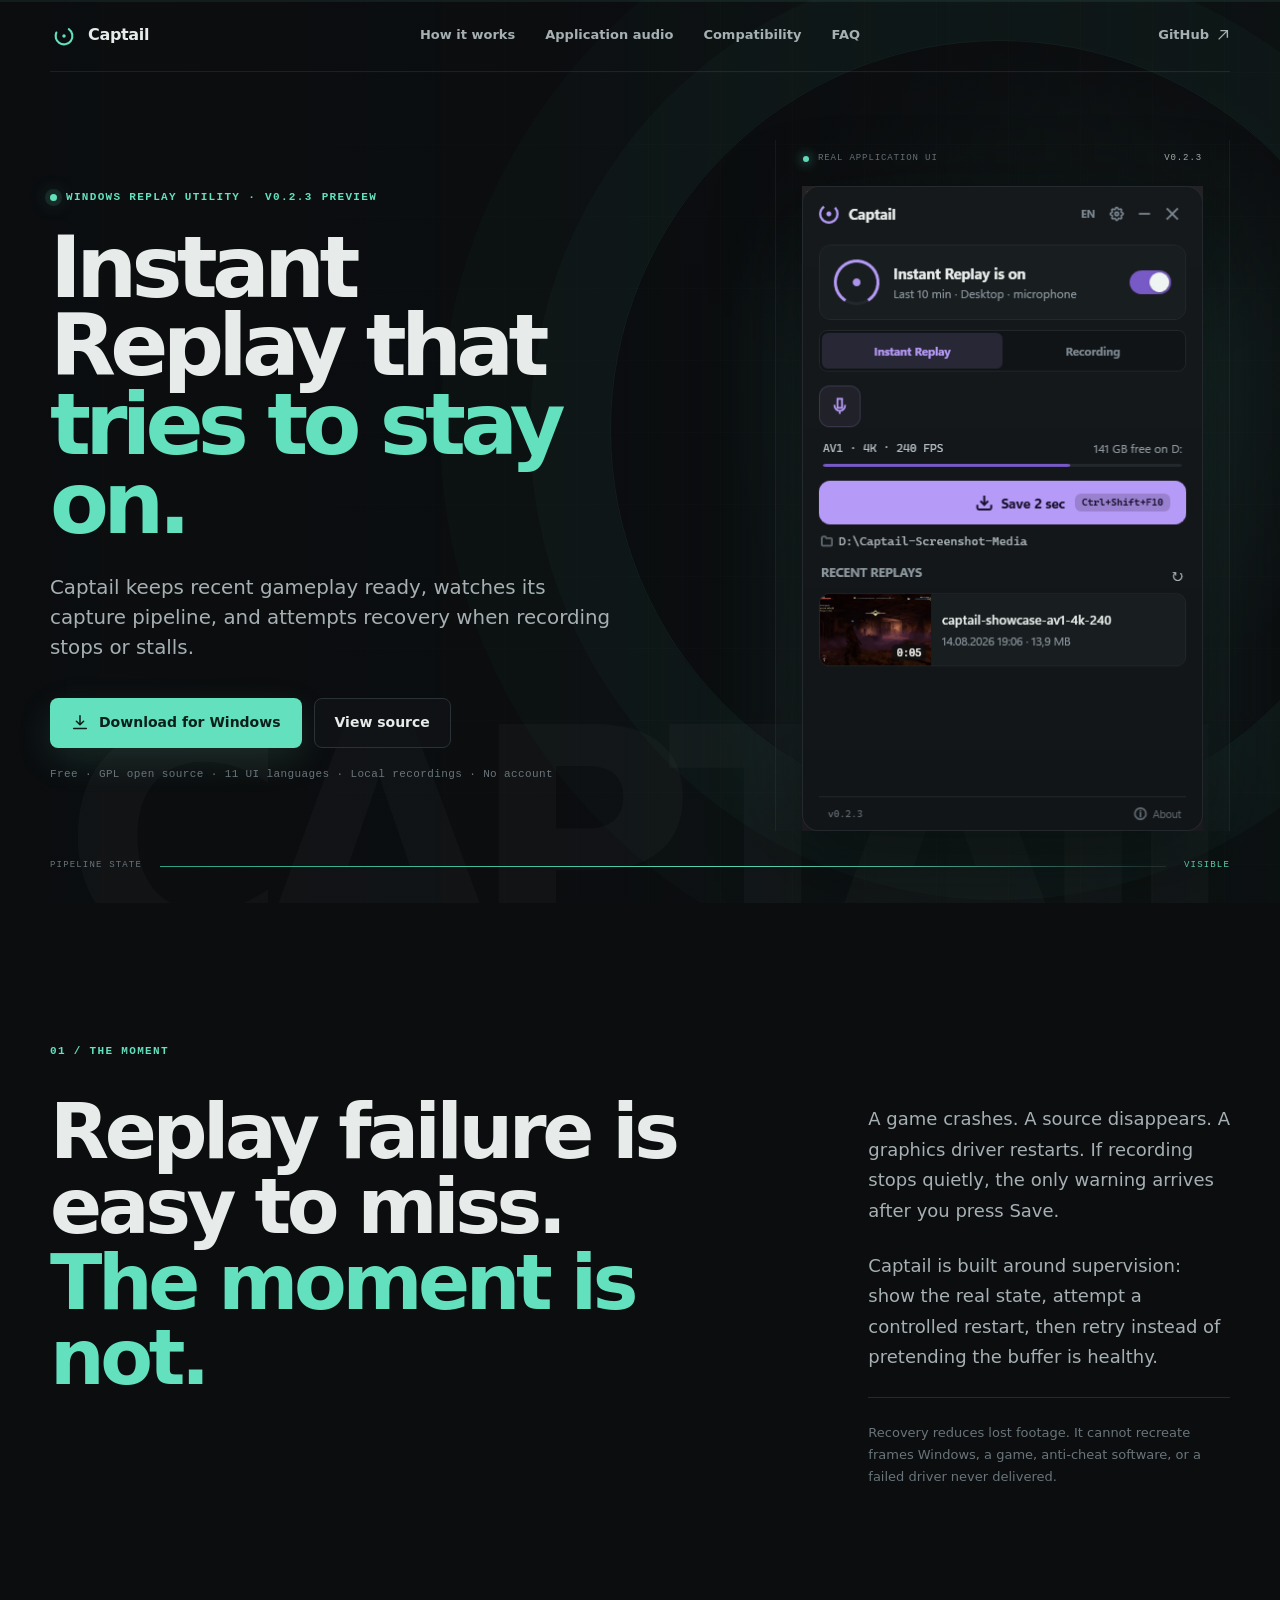
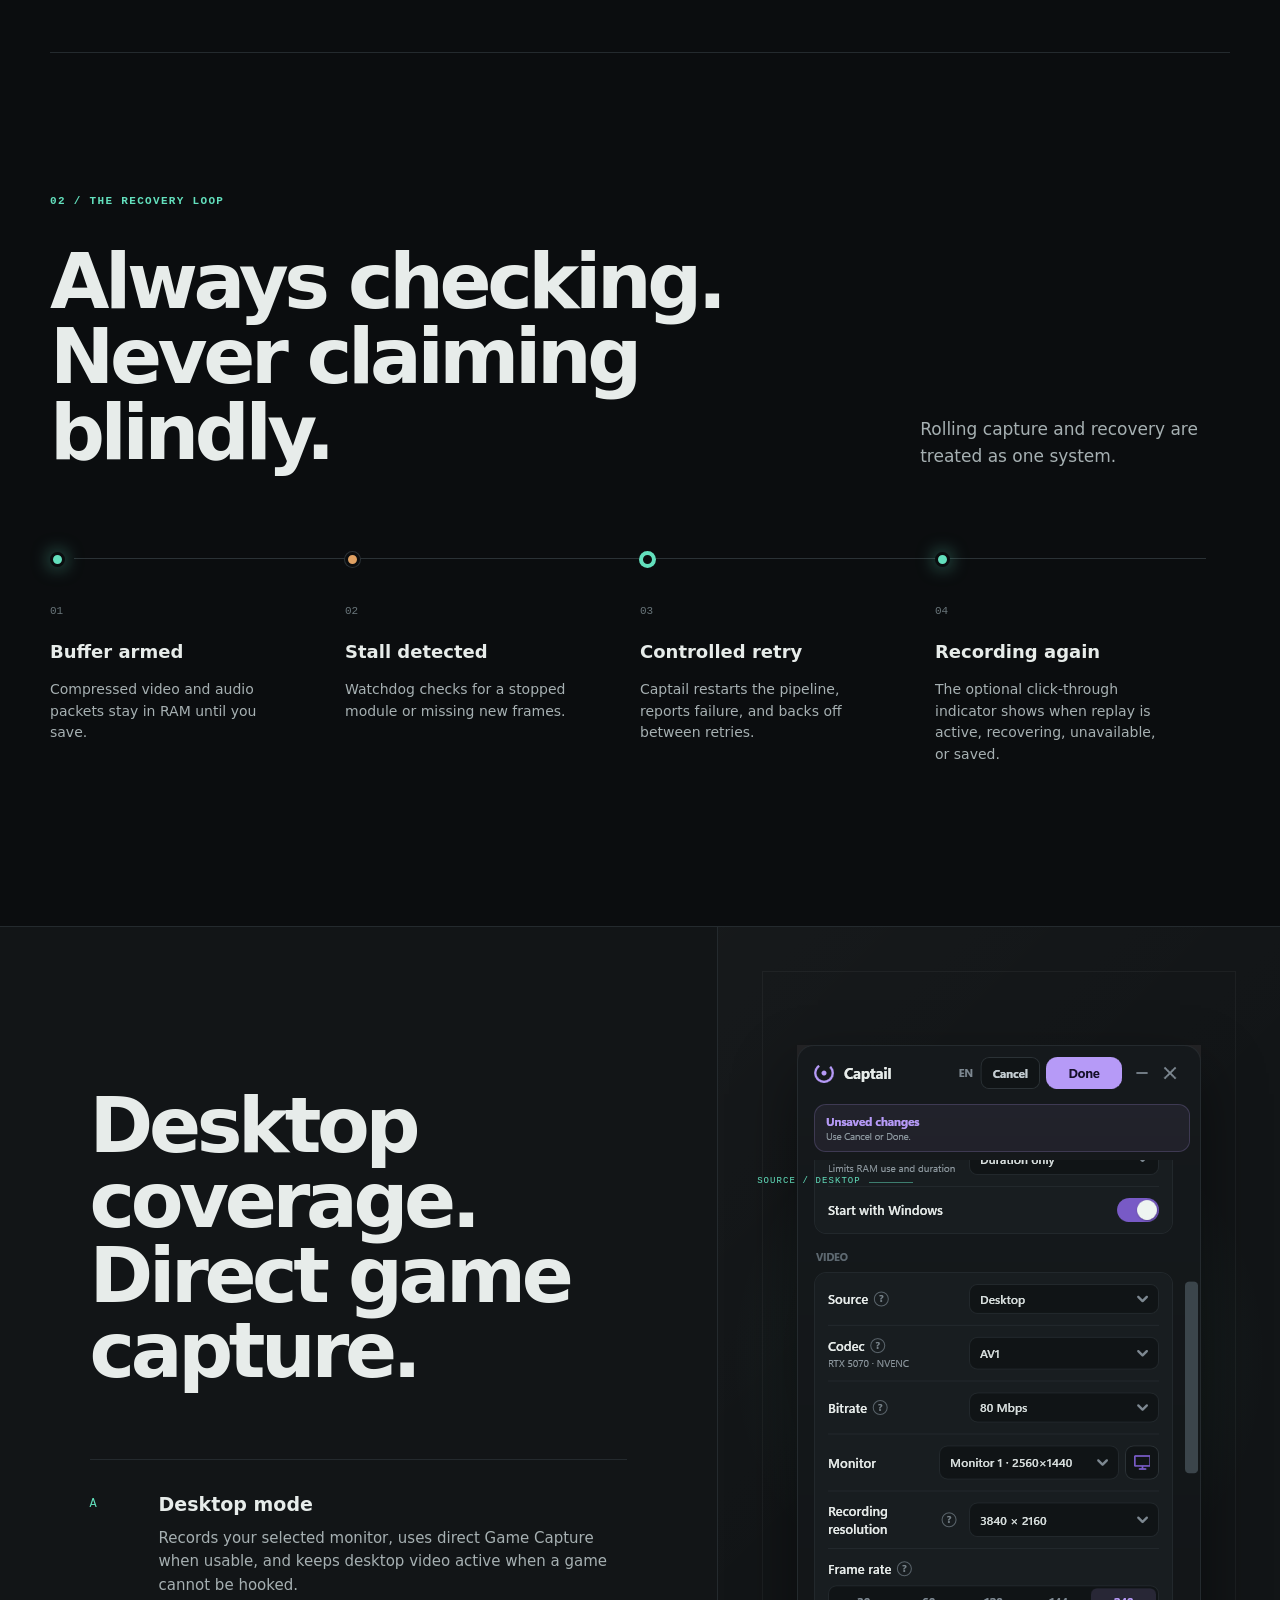
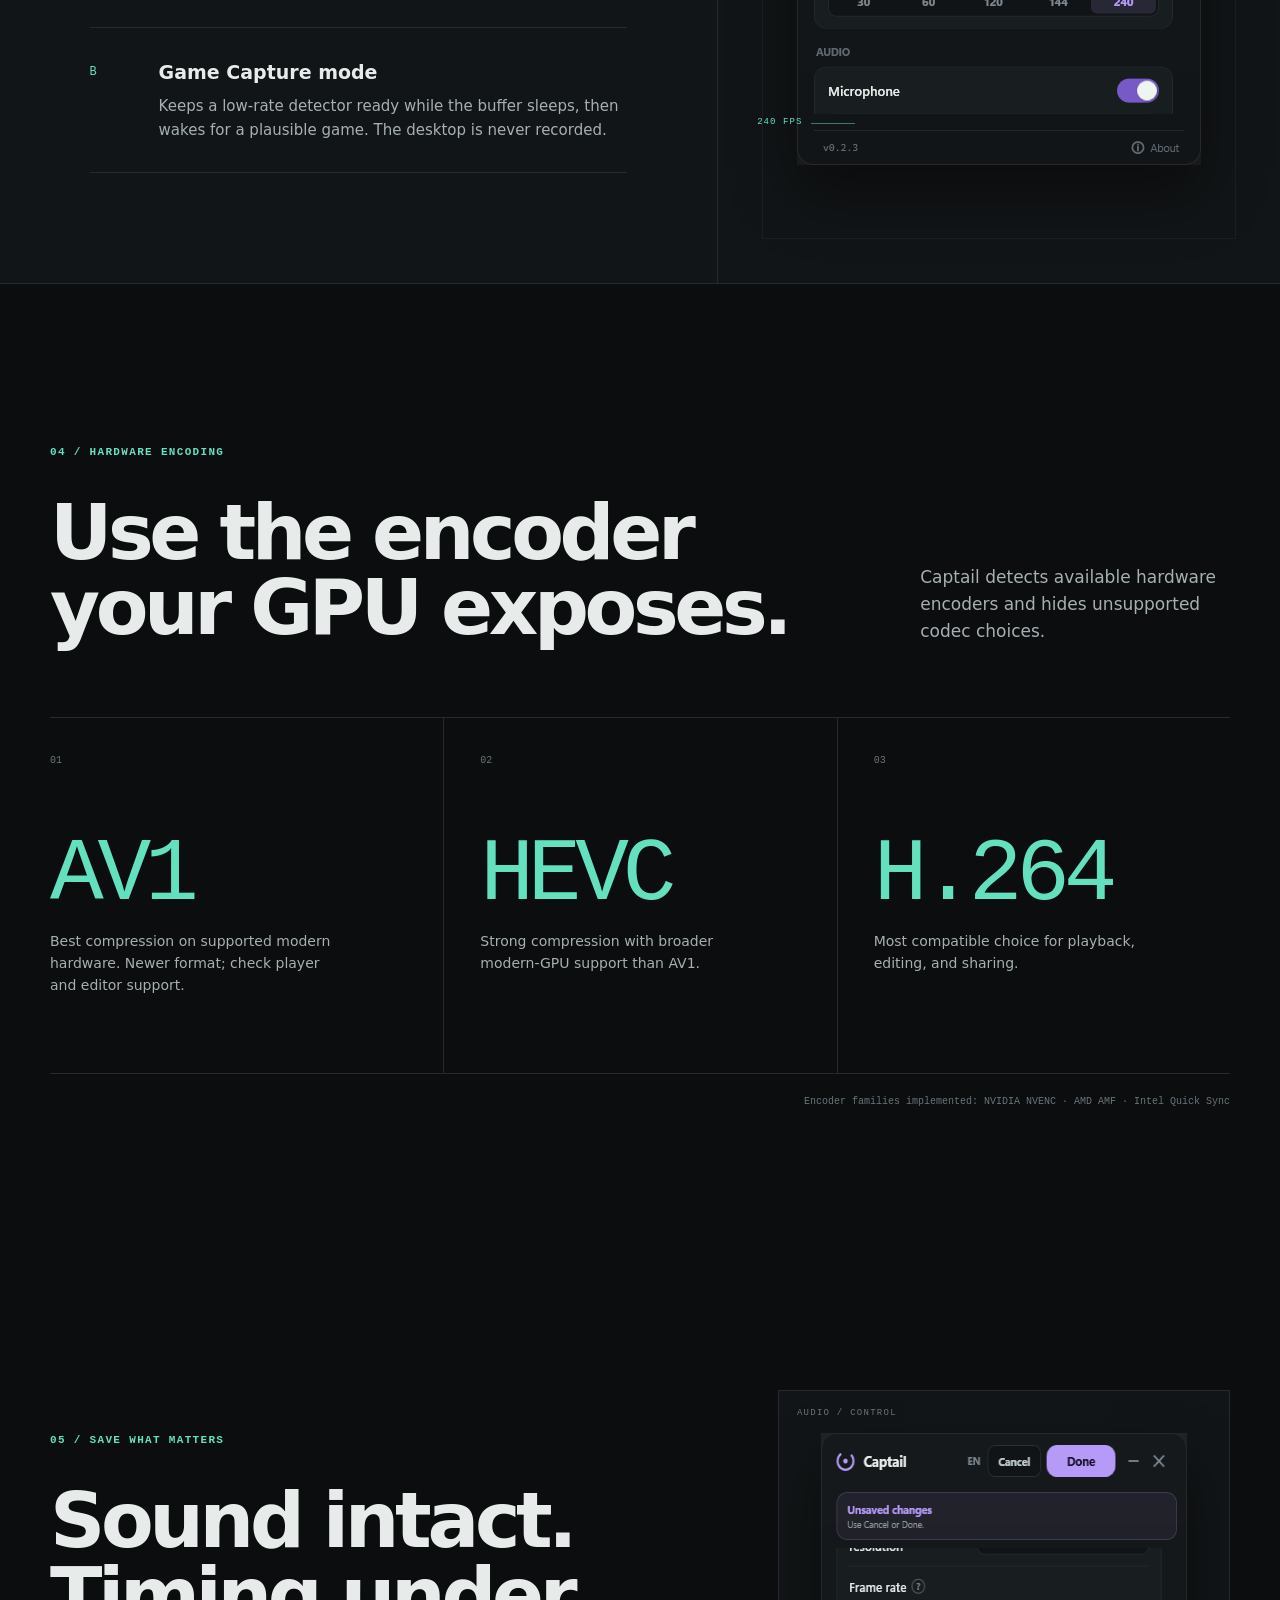
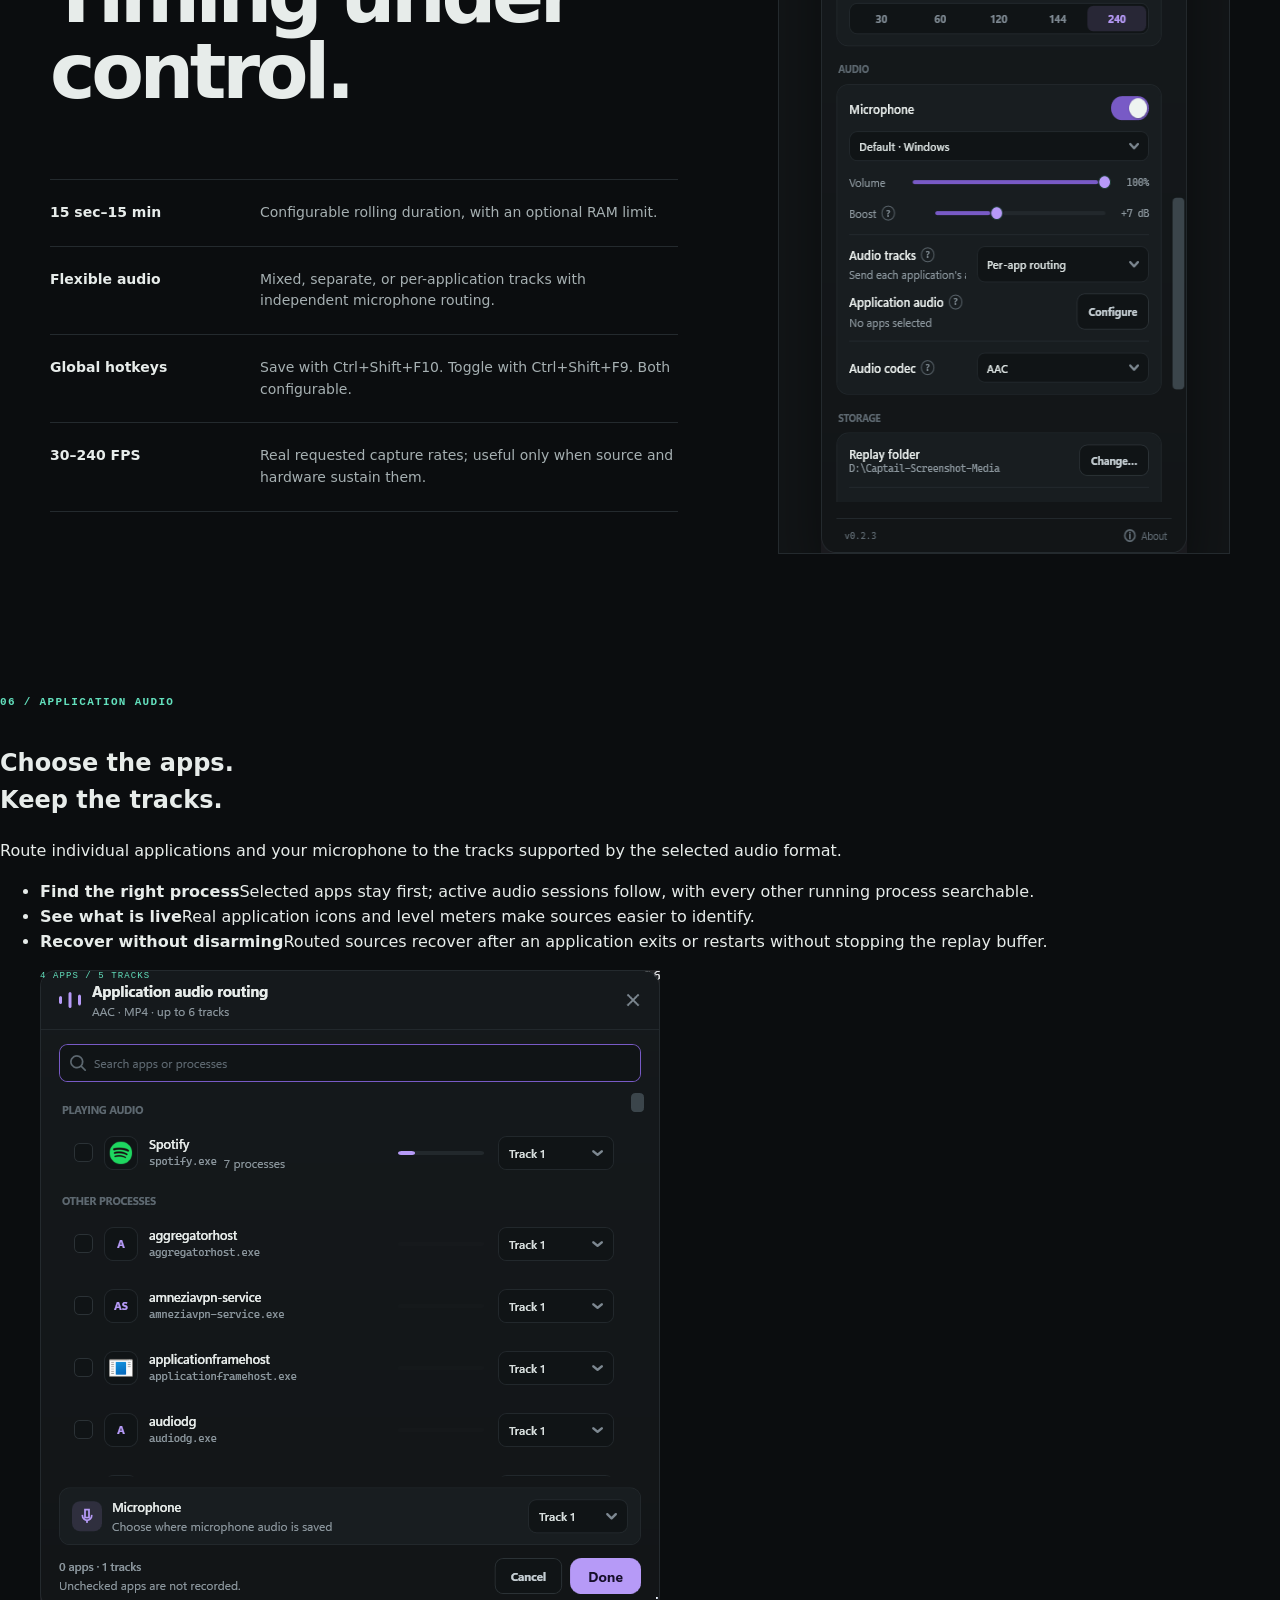
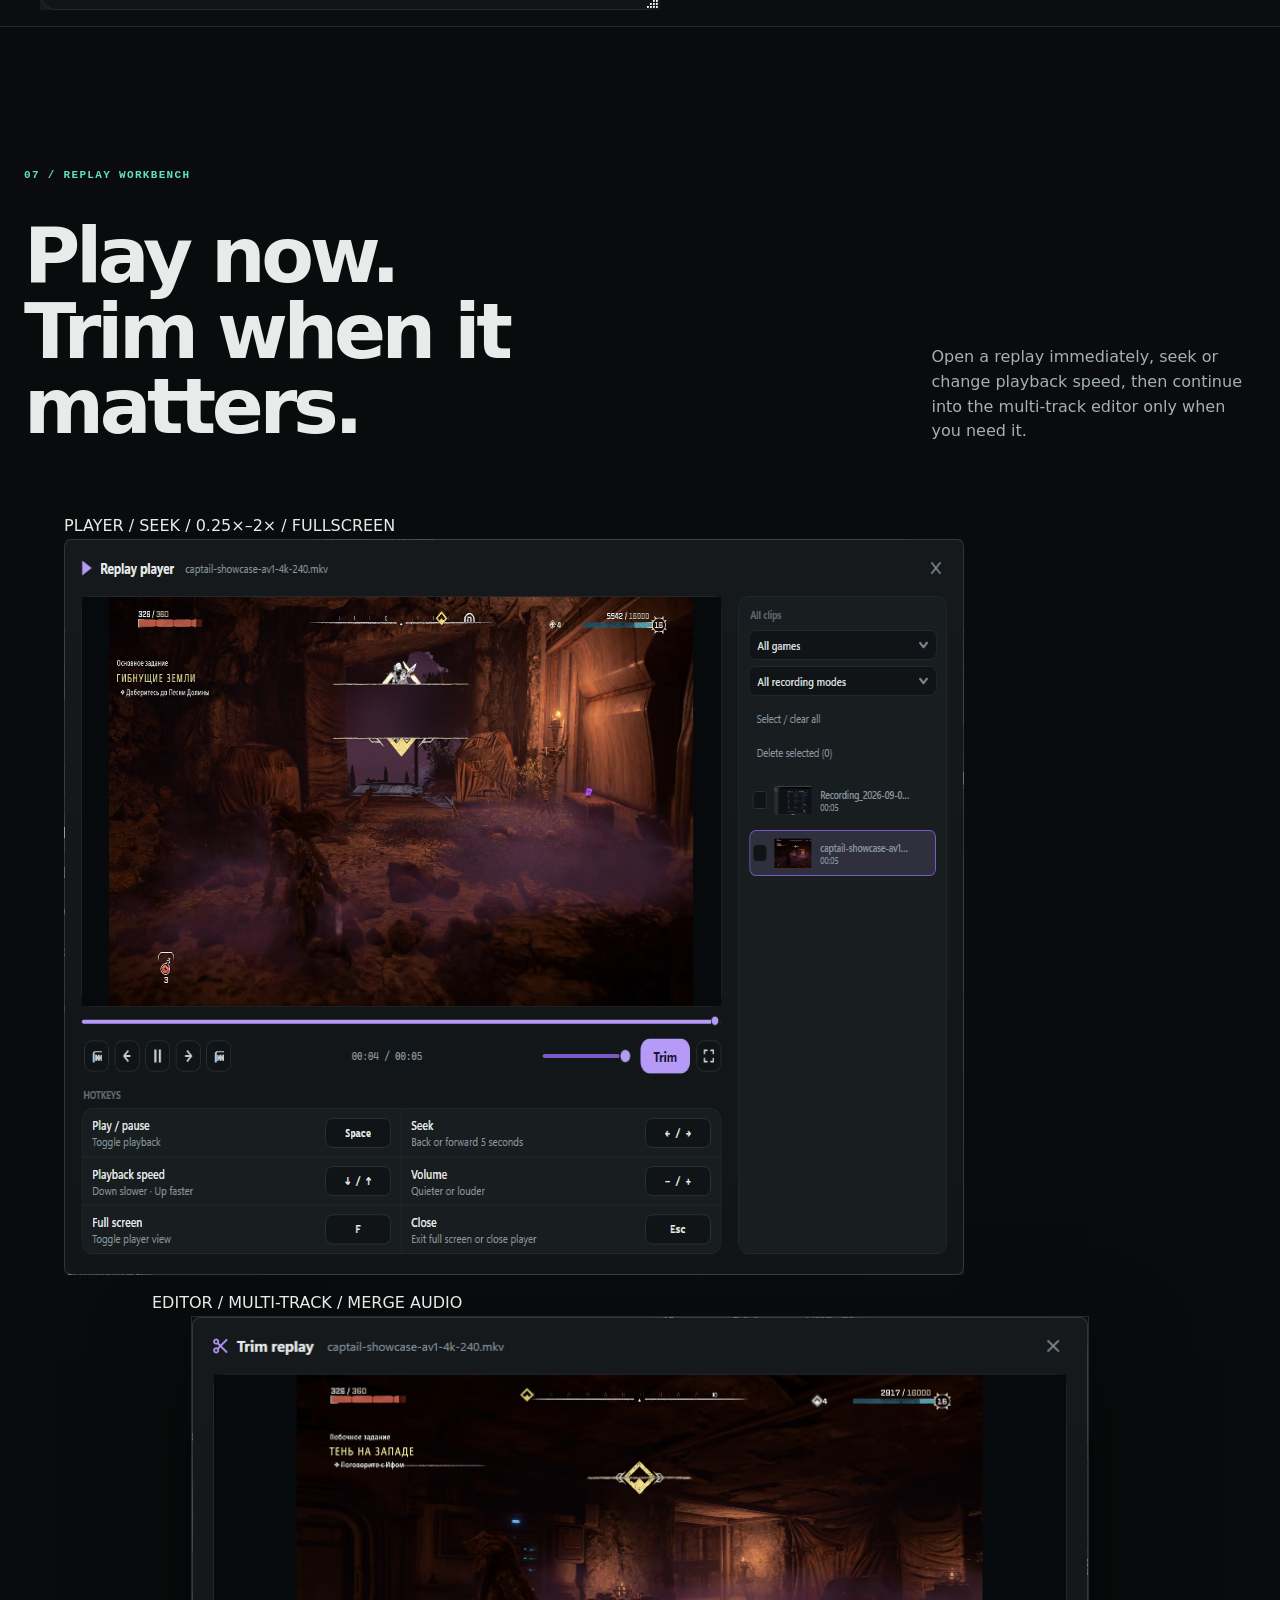
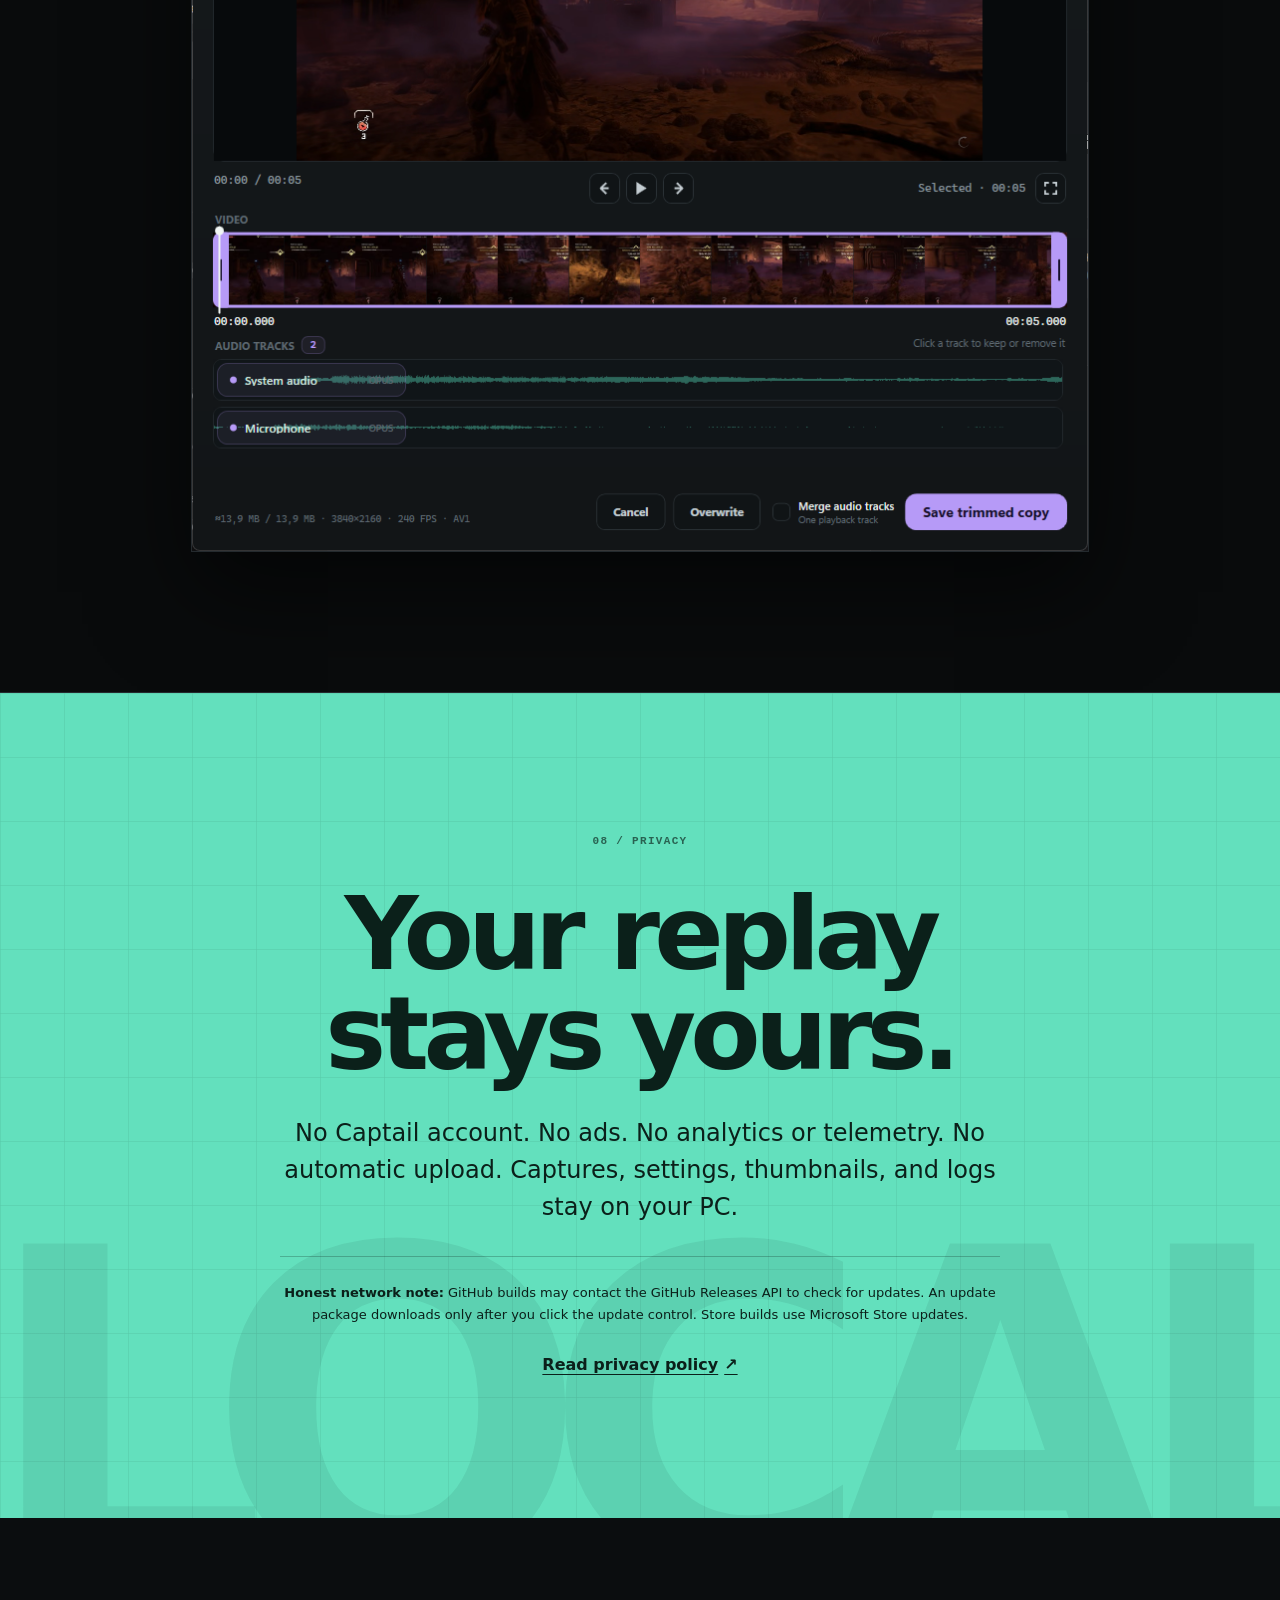
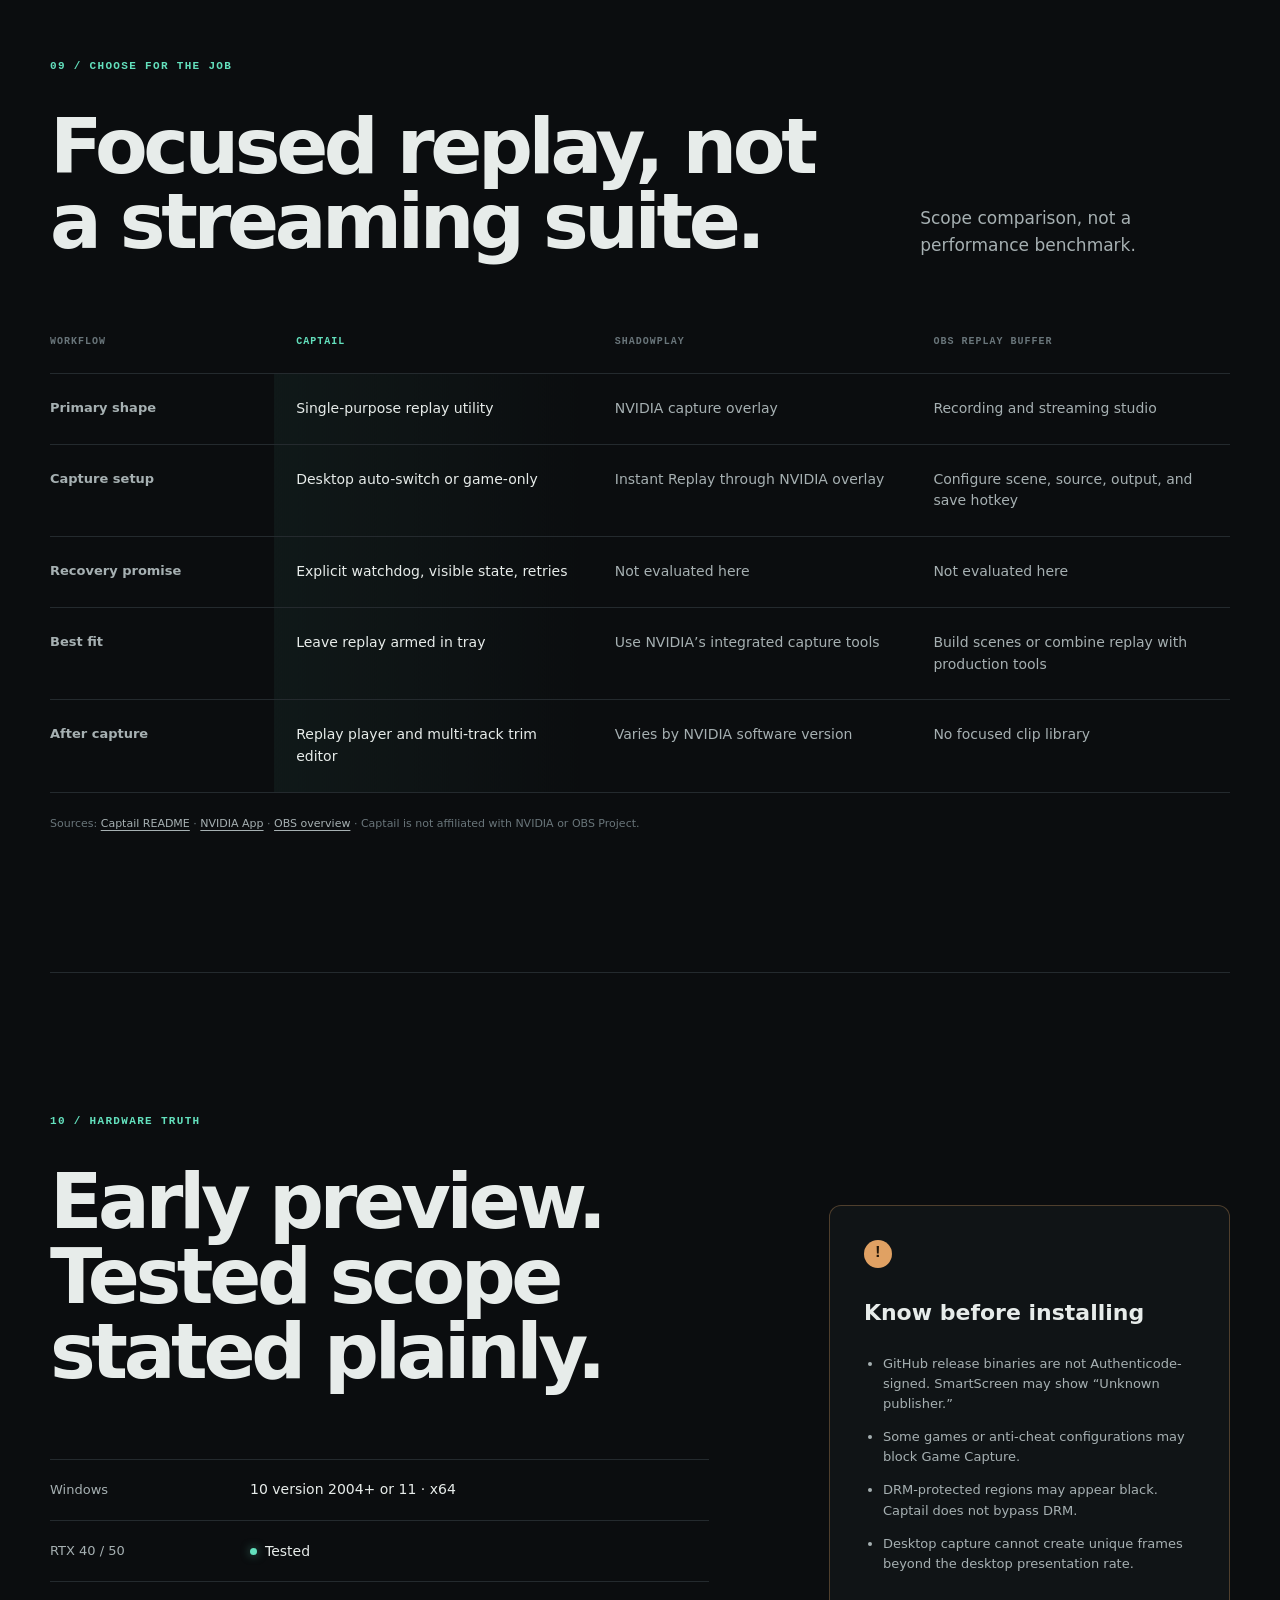
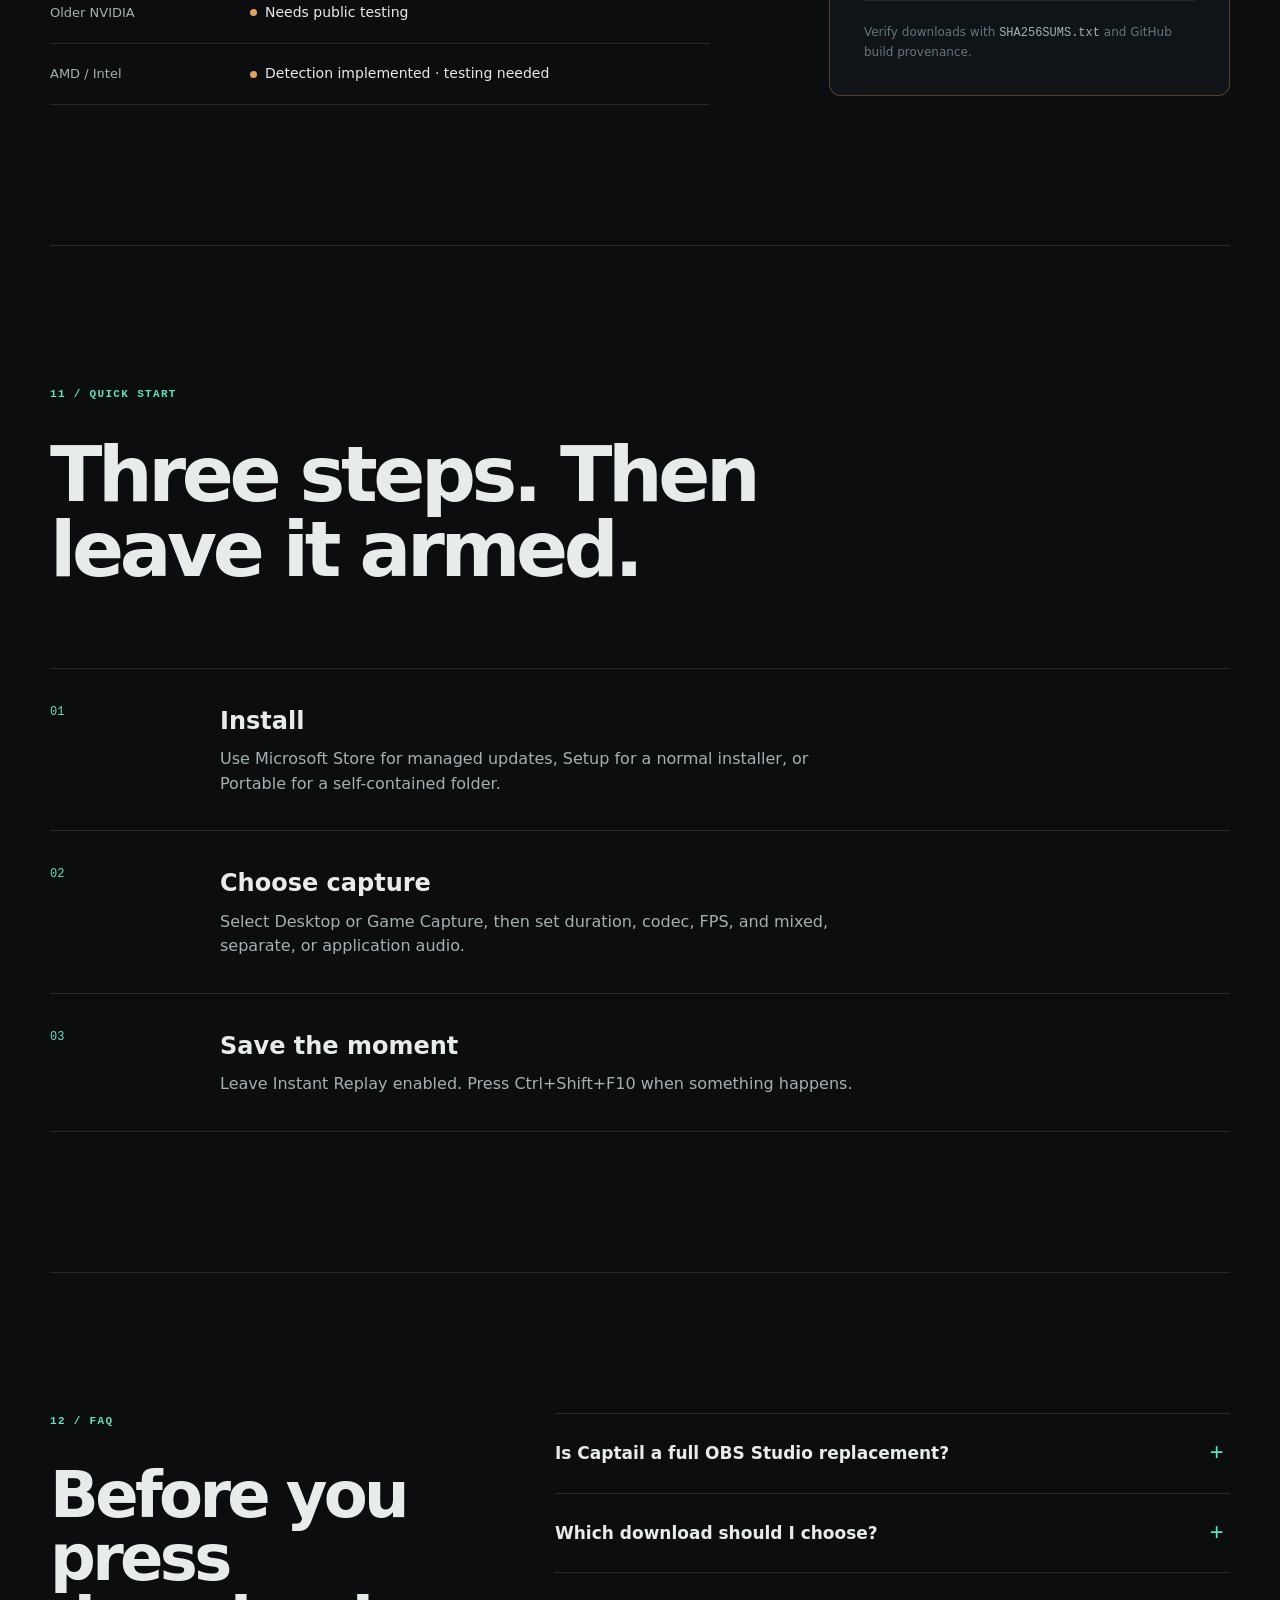
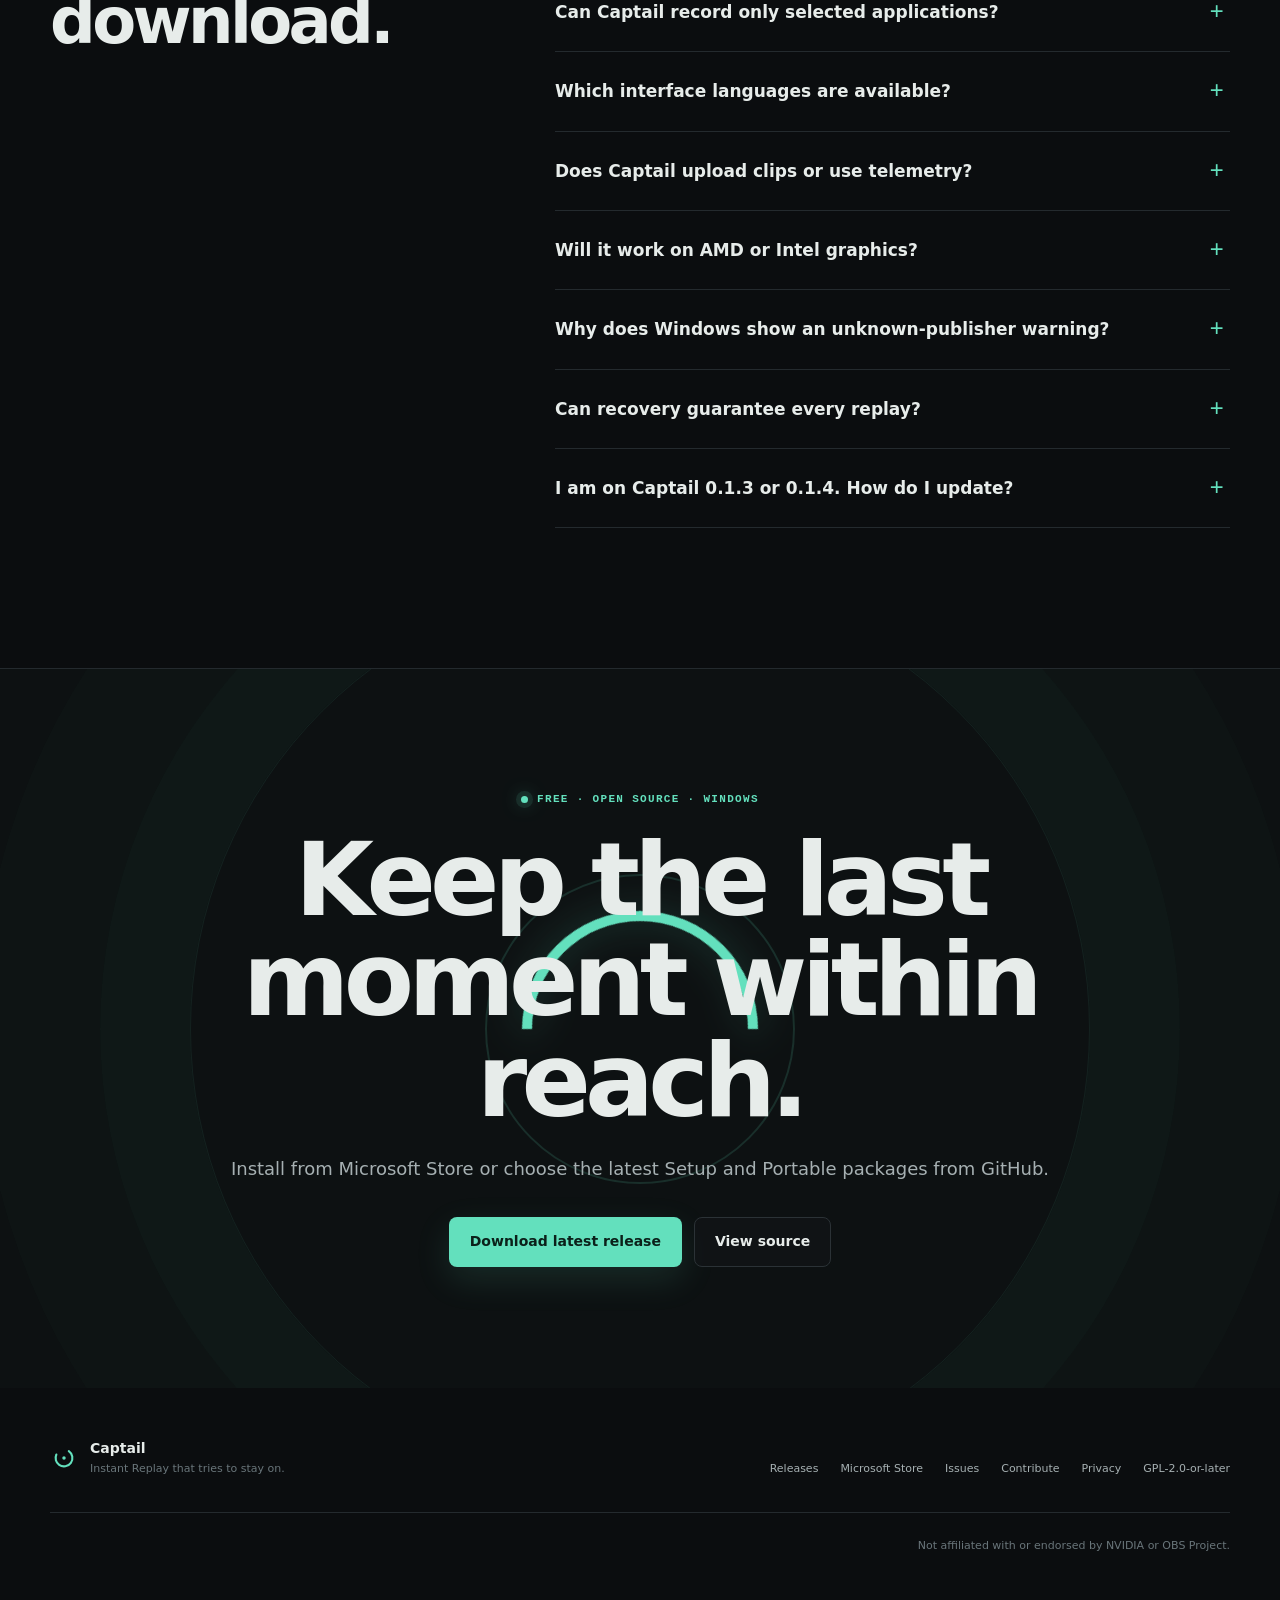
<file: site/index.html>
<!DOCTYPE html>
<html lang="en">
<head>
  <meta charset="utf-8">
  <meta name="viewport" content="width=device-width, initial-scale=1">
  <title>Captail — Instant Replay that tries to stay on</title>
  <meta name="description" content="Free, open-source Instant Replay for Windows with recovery, per-application audio routing, hardware encoding, and local replay editing.">
  <meta name="theme-color" content="#0b0d0f">
  <meta name="color-scheme" content="dark">
  <link rel="canonical" href="https://faulmit.github.io/captail/">
  <link rel="icon" href="assets/favicon.svg" type="image/svg+xml">
  <link rel="preload" href="assets/captail-main.png" as="image" type="image/png">
  <link rel="stylesheet" href="styles.css">

  <meta property="og:type" content="website">
  <meta property="og:site_name" content="Captail">
  <meta property="og:title" content="Captail — Instant Replay that tries to stay on">
  <meta property="og:description" content="A focused, local Instant Replay utility for Windows with automatic recovery and per-application audio routing.">
  <meta property="og:url" content="https://faulmit.github.io/captail/">
  <meta property="og:image" content="https://faulmit.github.io/captail/assets/captail-social.png">
  <meta property="og:image:width" content="1200">
  <meta property="og:image:height" content="630">
  <meta property="og:image:alt" content="Captail logo and product promise on a dark graphite background">
  <meta name="twitter:card" content="summary_large_image">

  <script type="application/ld+json">
  {
    "@context": "https://schema.org",
    "@type": "SoftwareApplication",
    "name": "Captail",
    "applicationCategory": "UtilitiesApplication",
    "operatingSystem": "Windows 10 version 2004 or newer, Windows 11",
    "softwareVersion": "0.2.3",
    "description": "Free, open-source Instant Replay utility for Windows with a rolling buffer, recovery watchdog, and per-application audio routing.",
    "downloadUrl": "https://github.com/FaulMit/captail/releases/download/v0.2.3/Captail-0.2.3-Setup-win-x64.exe",
    "codeRepository": "https://github.com/FaulMit/captail",
    "license": "https://www.gnu.org/licenses/old-licenses/gpl-2.0.html",
    "offers": {
      "@type": "Offer",
      "price": "0",
      "priceCurrency": "USD"
    }
  }
  </script>
</head>
<body>
  <a class="skip-link" href="#main">Skip to content</a>
  <div class="scroll-signal" aria-hidden="true"><span></span></div>

  <header class="site-header" data-header>
    <a class="brand" href="#top" aria-label="Captail home">
      <svg class="brand-mark" viewBox="0 0 40 40" aria-hidden="true">
        <circle cx="20" cy="20" r="12" pathLength="100"></circle>
        <circle class="brand-dot" cx="20" cy="20" r="2.5"></circle>
      </svg>
      <span>Captail</span>
    </a>
    <nav class="site-nav" aria-label="Primary navigation">
      <a href="#recovery">How it works</a>
      <a href="#audio">Application audio</a>
      <a href="#compatibility">Compatibility</a>
      <a href="#faq">FAQ</a>
    </nav>
    <a class="header-source" href="https://github.com/FaulMit/captail" target="_blank" rel="noreferrer">
      GitHub
      <svg viewBox="0 0 16 16" aria-hidden="true"><path d="M5 3h8v8M13 3 3 13"></path></svg>
    </a>
  </header>

  <main id="main">
    <section class="hero" id="top" aria-labelledby="hero-title">
      <div class="hero-ambient" aria-hidden="true"></div>
      <div class="hero-word" aria-hidden="true">CAPTAIL</div>
      <div class="hero-copy">
        <p class="eyebrow"><span class="live-dot"></span> Windows replay utility · <span data-current-version>v0.2.3</span> preview</p>
        <h1 id="hero-title">Instant Replay that <em>tries to stay on.</em></h1>
        <p class="hero-lede">Captail keeps recent gameplay ready, watches its capture pipeline, and attempts recovery when recording stops or stalls.</p>
        <div class="hero-actions">
          <button class="button button-primary" type="button" data-download-trigger>
            <svg viewBox="0 0 20 20" aria-hidden="true"><path d="M10 2v10m0 0 4-4m-4 4L6 8M3 16h14"></path></svg>
            Download for Windows
          </button>
          <a class="button button-secondary" href="https://github.com/FaulMit/captail" target="_blank" rel="noreferrer">
            View source
          </a>
        </div>
        <p class="hero-proof">Free · GPL open source · 11 UI languages · Local recordings · No account</p>
      </div>

      <figure class="hero-product" data-hero-product>
        <div class="capture-state" aria-hidden="true">
          <span class="capture-state-dot"></span>
          <span>REAL APPLICATION UI</span>
          <span class="capture-state-time" data-current-version>V0.2.3</span>
        </div>
        <img src="assets/captail-main.png" width="404" height="650" alt="Captail 0.2.3 main window showing capture mode, active Instant Replay, audio sources, recording format, disk space, and recent clips" fetchpriority="high" decoding="async">
      </figure>

      <div class="hero-signal" aria-hidden="true">
        <span class="signal-label">PIPELINE STATE</span>
        <span class="signal-line"><i></i></span>
        <span class="signal-value">VISIBLE</span>
      </div>
    </section>

    <section class="problem section" id="problem" aria-labelledby="problem-title">
      <div class="section-kicker" data-reveal>01 / THE MOMENT</div>
      <div class="problem-grid">
        <h2 id="problem-title" data-reveal>Replay failure is easy to miss.<br><span>The moment is not.</span></h2>
        <div class="problem-copy" data-reveal>
          <p>A game crashes. A source disappears. A graphics driver restarts. If recording stops quietly, the only warning arrives after you press Save.</p>
          <p>Captail is built around supervision: show the real state, attempt a controlled restart, then retry instead of pretending the buffer is healthy.</p>
          <p class="fine-print">Recovery reduces lost footage. It cannot recreate frames Windows, a game, anti-cheat software, or a failed driver never delivered.</p>
        </div>
      </div>
    </section>

    <section class="recovery section" id="recovery" aria-labelledby="recovery-title">
      <div class="section-kicker" data-reveal>02 / THE RECOVERY LOOP</div>
      <div class="section-heading">
        <h2 id="recovery-title" data-reveal>Always checking.<br>Never claiming blindly.</h2>
        <p data-reveal>Rolling capture and recovery are treated as one system.</p>
      </div>

      <ol class="state-track" aria-label="Captail recovery sequence">
        <li class="state-step state-active" data-reveal>
          <span class="state-index">01</span>
          <strong>Buffer armed</strong>
          <p>Compressed video and audio packets stay in RAM until you save.</p>
        </li>
        <li class="state-step state-break" data-reveal>
          <span class="state-index">02</span>
          <strong>Stall detected</strong>
          <p>Watchdog checks for a stopped module or missing new frames.</p>
        </li>
        <li class="state-step state-retry" data-reveal>
          <span class="state-index">03</span>
          <strong>Controlled retry</strong>
          <p>Captail restarts the pipeline, reports failure, and backs off between retries.</p>
        </li>
        <li class="state-step state-active" data-reveal>
          <span class="state-index">04</span>
          <strong>Recording again</strong>
          <p>The optional click-through indicator shows when replay is active, recovering, unavailable, or saved.</p>
        </li>
      </ol>
    </section>

    <section class="capture section" id="capture" aria-labelledby="capture-title">
      <div class="capture-copy">
        <div class="section-kicker" data-reveal>03 / CAPTURE PATH</div>
        <h2 id="capture-title" data-reveal>Desktop coverage.<br>Direct game capture.</h2>
        <div class="mode-list">
          <article data-reveal>
            <span class="mode-number">A</span>
            <div>
              <h3>Desktop mode</h3>
              <p>Records your selected monitor, uses direct Game Capture when usable, and keeps desktop video active when a game cannot be hooked.</p>
            </div>
          </article>
          <article data-reveal>
            <span class="mode-number">B</span>
            <div>
              <h3>Game Capture mode</h3>
              <p>Keeps a low-rate detector ready while the buffer sleeps, then wakes for a plausible game. The desktop is never recorded.</p>
            </div>
          </article>
        </div>
      </div>
      <div class="capture-media" data-reveal>
        <img src="assets/captail-settings-video.png" width="404" height="720" alt="Captail 0.2.3 video settings with Desktop source, hardware AV1, 4K resolution, and 240 FPS selected" loading="lazy" decoding="async">
        <div class="media-annotation annotation-source" aria-hidden="true">SOURCE / DESKTOP</div>
        <div class="media-annotation annotation-rate" aria-hidden="true">240 FPS</div>
      </div>
    </section>

    <section class="codecs section" id="codecs" aria-labelledby="codecs-title">
      <div class="section-kicker" data-reveal>04 / HARDWARE ENCODING</div>
      <div class="section-heading codecs-heading">
        <h2 id="codecs-title" data-reveal>Use the encoder your GPU exposes.</h2>
        <p data-reveal>Captail detects available hardware encoders and hides unsupported codec choices.</p>
      </div>
      <div class="codec-strip">
        <article data-reveal>
          <span class="codec-order">01</span>
          <h3>AV1</h3>
          <p>Best compression on supported modern hardware. Newer format; check player and editor support.</p>
        </article>
        <article data-reveal>
          <span class="codec-order">02</span>
          <h3>HEVC</h3>
          <p>Strong compression with broader modern-GPU support than AV1.</p>
        </article>
        <article data-reveal>
          <span class="codec-order">03</span>
          <h3>H.264</h3>
          <p>Most compatible choice for playback, editing, and sharing.</p>
        </article>
      </div>
      <p class="codec-footnote" data-reveal>Encoder families implemented: NVIDIA NVENC · AMD AMF · Intel Quick Sync</p>
    </section>

    <section class="controls section" id="controls" aria-labelledby="controls-title">
      <div class="controls-copy">
        <div class="section-kicker" data-reveal>05 / SAVE WHAT MATTERS</div>
        <h2 id="controls-title" data-reveal>Sound intact.<br>Timing under control.</h2>
        <ul class="feature-lines">
          <li data-reveal><strong>15 sec–15 min</strong><span>Configurable rolling duration, with an optional RAM limit.</span></li>
          <li data-reveal><strong>Flexible audio</strong><span>Mixed, separate, or per-application tracks with independent microphone routing.</span></li>
          <li data-reveal><strong>Global hotkeys</strong><span>Save with Ctrl+Shift+F10. Toggle with Ctrl+Shift+F9. Both configurable.</span></li>
          <li data-reveal><strong>30–240 FPS</strong><span>Real requested capture rates; useful only when source and hardware sustain them.</span></li>
        </ul>
      </div>
      <figure class="controls-media" data-reveal>
        <img src="assets/captail-settings-audio.png" width="404" height="720" alt="Captail 0.2.3 audio settings with system audio, microphone controls, and per-application routing" loading="lazy" decoding="async">
      </figure>
    </section>

    <section class="routing" id="audio" aria-labelledby="routing-title">
      <div class="routing-copy">
        <div class="section-kicker" data-reveal>06 / APPLICATION AUDIO</div>
        <h2 id="routing-title" data-reveal>Choose the apps.<br>Keep the tracks.</h2>
        <p class="routing-lede" data-reveal>Route individual applications and your microphone to the tracks supported by the selected audio format.</p>
        <ul class="routing-facts">
          <li data-reveal><strong>Find the right process</strong><span>Selected apps stay first; active audio sessions follow, with every other running process searchable.</span></li>
          <li data-reveal><strong>See what is live</strong><span>Real application icons and level meters make sources easier to identify.</span></li>
          <li data-reveal><strong>Recover without disarming</strong><span>Routed sources recover after an application exits or restarts without stopping the replay buffer.</span></li>
        </ul>
      </div>
      <figure class="routing-media" data-reveal>
        <div class="media-annotation routing-annotation" aria-hidden="true">4 APPS / 5 TRACKS</div>
        <img src="assets/captail-audio-routing.png" width="620" height="640" alt="Captail application audio routing with Chrome, Discord, a game, Spotify, microphone, track assignments, search, and live level meters" loading="lazy" decoding="async">
      </figure>
    </section>

    <section class="editor section" id="editor" aria-labelledby="editor-title">
      <div class="editor-heading">
        <div>
          <div class="section-kicker" data-reveal>07 / REPLAY WORKBENCH</div>
          <h2 id="editor-title" data-reveal>Play now.<br>Trim when it matters.</h2>
        </div>
        <p data-reveal>Open a replay immediately, seek or change playback speed, then continue into the multi-track editor only when you need it.</p>
      </div>
      <figure class="review-media player-media" data-reveal>
        <figcaption>PLAYER / SEEK / 0.25×–2× / FULLSCREEN</figcaption>
        <img src="assets/captail-player.png" width="900" height="736" alt="Captail replay player showing gameplay, seek controls, playback speed shortcuts, fullscreen, and a Trim action" loading="lazy" decoding="async">
      </figure>
      <figure class="review-media editor-media" data-reveal>
        <figcaption>EDITOR / MULTI-TRACK / MERGE AUDIO</figcaption>
        <img src="assets/captail-editor.png" width="900" height="838" alt="Captail 0.2.3 clip editor showing 4K 240 FPS gameplay, trim handles, separate audio waveforms, and the Merge audio tracks option" loading="lazy" decoding="async">
      </figure>
    </section>

    <section class="privacy section" id="privacy" aria-labelledby="privacy-title">
      <div class="privacy-word" aria-hidden="true">LOCAL</div>
      <div class="privacy-copy">
        <div class="section-kicker section-kicker-dark" data-reveal>08 / PRIVACY</div>
        <h2 id="privacy-title" data-reveal>Your replay stays yours.</h2>
        <p data-reveal>No Captail account. No ads. No analytics or telemetry. No automatic upload. Captures, settings, thumbnails, and logs stay on your PC.</p>
        <p class="privacy-exception" data-reveal><strong>Honest network note:</strong> GitHub builds may contact the GitHub Releases API to check for updates. An update package downloads only after you click the update control. Store builds use Microsoft Store updates.</p>
        <a class="text-link text-link-dark" href="https://github.com/FaulMit/captail/blob/main/PRIVACY.md" target="_blank" rel="noreferrer">Read privacy policy <span aria-hidden="true">↗</span></a>
      </div>
    </section>

    <section class="comparison section" id="comparison" aria-labelledby="comparison-title">
      <div class="section-kicker" data-reveal>09 / CHOOSE FOR THE JOB</div>
      <div class="section-heading comparison-heading">
        <h2 id="comparison-title" data-reveal>Focused replay, not a streaming suite.</h2>
        <p data-reveal>Scope comparison, not a performance benchmark.</p>
      </div>
      <section class="table-wrap" data-reveal tabindex="0" aria-label="Captail, ShadowPlay, and OBS Replay Buffer comparison">
        <table>
          <thead>
            <tr>
              <th scope="col">Workflow</th>
              <th scope="col" class="is-captail">Captail</th>
              <th scope="col">ShadowPlay</th>
              <th scope="col">OBS Replay Buffer</th>
            </tr>
          </thead>
          <tbody>
            <tr>
              <th scope="row">Primary shape</th>
              <td class="is-captail">Single-purpose replay utility</td>
              <td>NVIDIA capture overlay</td>
              <td>Recording and streaming studio</td>
            </tr>
            <tr>
              <th scope="row">Capture setup</th>
              <td class="is-captail">Desktop auto-switch or game-only</td>
              <td>Instant Replay through NVIDIA overlay</td>
              <td>Configure scene, source, output, and save hotkey</td>
            </tr>
            <tr>
              <th scope="row">Recovery promise</th>
              <td class="is-captail">Explicit watchdog, visible state, retries</td>
              <td>Not evaluated here</td>
              <td>Not evaluated here</td>
            </tr>
            <tr>
              <th scope="row">Best fit</th>
              <td class="is-captail">Leave replay armed in tray</td>
              <td>Use NVIDIA’s integrated capture tools</td>
              <td>Build scenes or combine replay with production tools</td>
            </tr>
            <tr>
              <th scope="row">After capture</th>
              <td class="is-captail">Replay player and multi-track trim editor</td>
              <td>Varies by NVIDIA software version</td>
              <td>No focused clip library</td>
            </tr>
          </tbody>
        </table>
      </section>
      <p class="comparison-sources">Sources: <a href="https://github.com/FaulMit/captail#how-is-captail-different-from-shadowplay-and-obs-replay-buffer" target="_blank" rel="noreferrer">Captail README</a> · <a href="https://www.nvidia.com/en-us/software/nvidia-app/" target="_blank" rel="noreferrer">NVIDIA App</a> · <a href="https://obsproject.com/kb/obs-studio-overview" target="_blank" rel="noreferrer">OBS overview</a> · Captail is not affiliated with NVIDIA or OBS Project.</p>
    </section>

    <section class="compatibility section" id="compatibility" aria-labelledby="compatibility-title">
      <div class="compatibility-main">
        <div class="section-kicker" data-reveal>10 / HARDWARE TRUTH</div>
        <h2 id="compatibility-title" data-reveal>Early preview.<br>Tested scope stated plainly.</h2>
        <dl class="hardware-list" data-reveal>
          <div><dt>Windows</dt><dd>10 version 2004+ or 11 · x64</dd></div>
          <div><dt>RTX 40 / 50</dt><dd><span class="status tested">Tested</span></dd></div>
          <div><dt>Older NVIDIA</dt><dd><span class="status pending">Needs public testing</span></dd></div>
          <div><dt>AMD / Intel</dt><dd><span class="status pending">Detection implemented · testing needed</span></dd></div>
        </dl>
      </div>
      <aside class="limitations" aria-labelledby="limitations-title" data-reveal>
        <span class="warning-mark" aria-hidden="true">!</span>
        <h3 id="limitations-title">Know before installing</h3>
        <ul>
          <li>GitHub release binaries are not Authenticode-signed. SmartScreen may show “Unknown publisher.”</li>
          <li>Some games or anti-cheat configurations may block Game Capture.</li>
          <li>DRM-protected regions may appear black. Captail does not bypass DRM.</li>
          <li>Desktop capture cannot create unique frames beyond the desktop presentation rate.</li>
        </ul>
        <p>Verify downloads with <code>SHA256SUMS.txt</code> and GitHub build provenance.</p>
      </aside>
    </section>

    <section class="quickstart section" id="quickstart" aria-labelledby="quickstart-title">
      <div class="section-kicker" data-reveal>11 / QUICK START</div>
      <h2 id="quickstart-title" data-reveal>Three steps. Then leave it armed.</h2>
      <ol class="quickstart-list">
        <li data-reveal>
          <span>01</span>
          <div><h3>Install</h3><p>Use Microsoft Store for managed updates, Setup for a normal installer, or Portable for a self-contained folder.</p></div>
        </li>
        <li data-reveal>
          <span>02</span>
          <div><h3>Choose capture</h3><p>Select Desktop or Game Capture, then set duration, codec, FPS, and mixed, separate, or application audio.</p></div>
        </li>
        <li data-reveal>
          <span>03</span>
          <div><h3>Save the moment</h3><p>Leave Instant Replay enabled. Press Ctrl+Shift+F10 when something happens.</p></div>
        </li>
      </ol>
    </section>

    <section class="faq section" id="faq" aria-labelledby="faq-title">
      <div class="faq-heading">
        <div class="section-kicker" data-reveal>12 / FAQ</div>
        <h2 id="faq-title" data-reveal>Before you press download.</h2>
      </div>
      <div class="faq-list">
        <details data-reveal>
          <summary>Is Captail a full OBS Studio replacement?</summary>
          <p>No. Captail uses libobs, but deliberately omits scenes, streaming, transitions, and plugin management. It is focused on Instant Replay.</p>
        </details>
        <details data-reveal>
          <summary>Which download should I choose?</summary>
          <p>Use Microsoft Store for Store-managed installation and updates. Use the Setup EXE for a normal per-user installer and uninstaller. Use Portable ZIP for a movable folder; extract the entire archive before launching Captail.exe.</p>
        </details>
        <details data-reveal>
          <summary>Can Captail record only selected applications?</summary>
          <p>Yes. Per-application audio routing can assign individual running apps and the microphone to available recording tracks. The selected audio codec and container determine how many tracks are available.</p>
        </details>
        <details data-reveal>
          <summary>Which interface languages are available?</summary>
          <p>English, Russian, Ukrainian, Simplified Chinese, Spanish, Brazilian Portuguese, German, French, Japanese, Korean, and Polish. First launch follows Windows when its language is supported.</p>
        </details>
        <details data-reveal>
          <summary>Does Captail upload clips or use telemetry?</summary>
          <p>No. Captail has no cloud clip service, account, analytics, advertising, telemetry, or automatic upload. Non-Store builds may contact GitHub for update checks.</p>
        </details>
        <details data-reveal>
          <summary>Will it work on AMD or Intel graphics?</summary>
          <p>AMD AMF and Intel Quick Sync capability detection is implemented, but those GPU families still need broader public hardware testing. RTX 40 and RTX 50 series are currently tested.</p>
        </details>
        <details data-reveal>
          <summary>Why does Windows show an unknown-publisher warning?</summary>
          <p>GitHub release binaries are not Authenticode-signed yet. Verify the package against SHA256SUMS.txt and GitHub build provenance before running it.</p>
        </details>
        <details data-reveal>
          <summary>Can recovery guarantee every replay?</summary>
          <p>No. Captail can detect some stopped or stalled pipeline states and attempt recovery. It cannot recreate frames never delivered by Windows, the game, anti-cheat software, or a failed graphics driver.</p>
        </details>
        <details data-reveal>
          <summary>I am on Captail 0.1.3 or 0.1.4. How do I update?</summary>
          <p>Download and run the 0.1.5 Setup EXE manually once. Those two versions contain a Windows file-lock bug in their updater. In-app updates work normally starting with 0.1.5.</p>
        </details>
      </div>
    </section>

    <section class="final-cta" aria-labelledby="final-title">
      <div class="final-ring" aria-hidden="true"><i></i></div>
      <div class="final-content">
        <p class="eyebrow"><span class="live-dot"></span> Free · Open source · Windows</p>
        <h2 id="final-title">Keep the last moment within reach.</h2>
        <p>Install from Microsoft Store or choose the latest Setup and Portable packages from GitHub.</p>
        <div class="hero-actions final-actions">
          <button class="button button-primary" type="button" data-download-trigger>Download latest release</button>
          <a class="button button-secondary" href="https://github.com/FaulMit/captail" target="_blank" rel="noreferrer">View source</a>
        </div>
      </div>
    </section>
  </main>

  <dialog class="download-dialog" data-download-dialog aria-labelledby="download-title">
    <div class="download-panel">
      <button class="download-close" type="button" data-download-close aria-label="Close download options">×</button>
      <p class="eyebrow"><span class="live-dot"></span> Windows x64 · Early preview</p>
      <h2 id="download-title">Choose your build.</h2>
      <p class="download-status" data-download-status aria-live="polite">Latest GitHub preview · v0.2.3</p>

      <div class="download-options">
        <a class="download-option download-option-primary" data-download-setup href="https://github.com/FaulMit/captail/releases/download/v0.2.3/Captail-0.2.3-Setup-win-x64.exe">
          <span class="download-format">.EXE</span>
          <span class="download-copy">
            <span class="download-title-row">
              <strong>Setup</strong>
              <span class="download-recommendation">Recommended</span>
            </span>
            <small>Normal per-user installation with updater and uninstaller.</small>
          </span>
          <span class="download-action">Download <span aria-hidden="true">↓</span></span>
        </a>
        <a class="download-option" data-download-portable href="https://github.com/FaulMit/captail/releases/download/v0.2.3/Captail-0.2.3-Portable-win-x64.zip">
          <span class="download-format">.ZIP</span>
          <span class="download-copy">
            <strong>Portable</strong>
            <small>Self-contained folder. Extract the entire archive before use.</small>
          </span>
          <span class="download-action download-action-secondary">Download ZIP <span aria-hidden="true">↓</span></span>
        </a>
        <a class="download-option download-option-store" href="https://apps.microsoft.com/detail/9PKVNVLKPTPS" target="_blank" rel="noreferrer">
          <span class="download-format">STORE</span>
          <span class="download-copy">
            <strong>Microsoft Store</strong>
            <small>Microsoft-managed installation and automatic updates.</small>
          </span>
          <span class="download-action download-action-store">Open Store <span aria-hidden="true">↗</span></span>
        </a>
      </div>

      <p class="download-note">GitHub packages are unsigned previews. Windows may show “Unknown publisher.”</p>
      <a class="download-release-link" data-download-release href="https://github.com/FaulMit/captail/releases/tag/v0.2.3" target="_blank" rel="noreferrer">Release notes, checksums, and provenance <span aria-hidden="true">↗</span></a>
    </div>
  </dialog>

  <footer class="site-footer">
    <div class="footer-brand">
      <svg class="brand-mark" viewBox="0 0 40 40" aria-hidden="true">
        <circle cx="20" cy="20" r="12" pathLength="100"></circle>
        <circle class="brand-dot" cx="20" cy="20" r="2.5"></circle>
      </svg>
      <div><strong>Captail</strong><span>Instant Replay that tries to stay on.</span></div>
    </div>
    <nav aria-label="Project links">
      <a href="https://github.com/FaulMit/captail/releases">Releases</a>
      <a href="https://apps.microsoft.com/detail/9PKVNVLKPTPS">Microsoft Store</a>
      <a href="https://github.com/FaulMit/captail/issues">Issues</a>
      <a href="https://github.com/FaulMit/captail/blob/main/CONTRIBUTING.md">Contribute</a>
      <a href="https://github.com/FaulMit/captail/blob/main/PRIVACY.md">Privacy</a>
      <a href="https://github.com/FaulMit/captail/blob/main/LICENSE">GPL-2.0-or-later</a>
    </nav>
    <p>Not affiliated with or endorsed by NVIDIA or OBS Project.</p>
  </footer>

  <script src="script.js" defer></script>
</body>
</html>
</file>
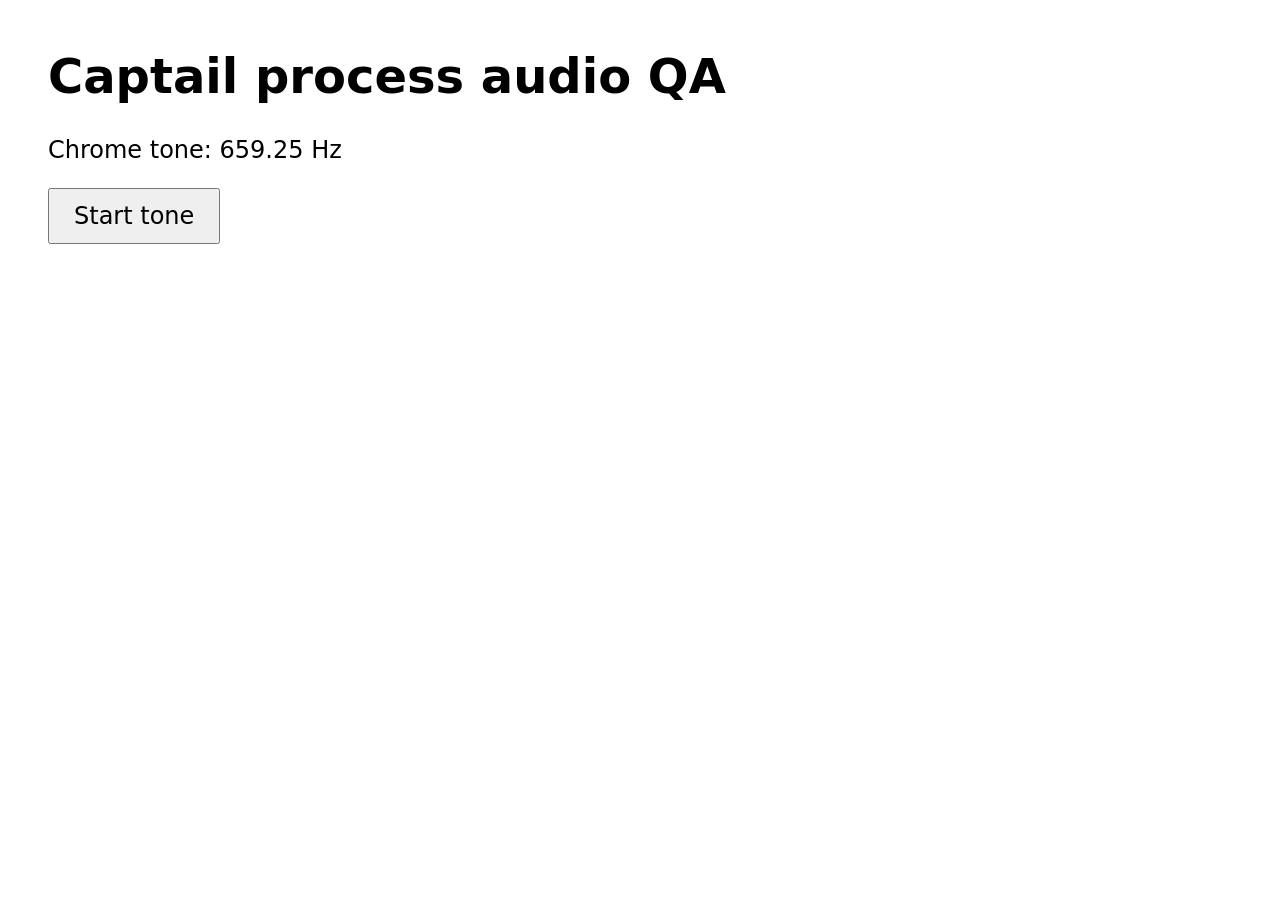
<file: tools/ProcessAudioQa/tone.html>
<!doctype html>
<html lang="en">
<meta charset="utf-8">
<title>Captail process audio QA tone</title>
<style>
  body { font: 24px system-ui; margin: 48px; }
  button { font: inherit; padding: 12px 24px; }
</style>
<h1>Captail process audio QA</h1>
<p>Chrome tone: 659.25 Hz</p>
<button id="toggle">Start tone</button>
<script>
  let context;
  let oscillator;
  let gain;
  async function toggle(event) {
    if (oscillator) {
      oscillator.stop();
      oscillator = null;
      event.target.textContent = "Start tone";
      return;
    }

    context ??= new AudioContext();
    await context.resume();
    oscillator = new OscillatorNode(context, { frequency: 659.25 });
    gain = new GainNode(context, { gain: 0.08 });
    oscillator.connect(gain).connect(context.destination);
    oscillator.start();
    event.target.textContent = "Stop tone";
  }
  document.querySelector("#toggle").addEventListener("click", toggle);
  if (new URLSearchParams(location.search).has("autostart"))
    toggle({ target: document.querySelector("#toggle") });
</script>
</html>
</file>
<file: site/styles.css>
:root {
  --bg: #0b0d0f;
  --bg-raised: #121517;
  --surface: #181d20;
  --surface-soft: #101416;
  --border: #242a2e;
  --border-control: #2b3236;
  --text: #e7ecea;
  --text-soft: #a6b0b2;
  --muted: #69757a;
  --mint: #63e0bd;
  --mint-bright: #7de8cb;
  --mint-deep: #2ea184;
  --mint-ink: #0b201a;
  --warning: #e0a163;
  --page: min(1180px, calc(100vw - 48px));
  --radius-sm: 8px;
  --radius-md: 12px;
  --radius-lg: 16px;
  --font-ui: "Segoe UI Variable Text", "Segoe UI", system-ui, sans-serif;
  --font-mono: "Cascadia Mono", "Consolas", monospace;
  --header-height: 72px;
}

*, *::before, *::after { box-sizing: border-box; }

html {
  scroll-behavior: smooth;
  scrollbar-color: var(--mint-deep) var(--bg);
}

body {
  margin: 0;
  color: var(--text);
  background: var(--bg);
  font-family: var(--font-ui);
  font-size: 16px;
  line-height: 1.55;
  text-rendering: optimizeLegibility;
  -webkit-font-smoothing: antialiased;
  overflow-x: hidden;
}

img { display: block; max-width: 100%; }
a { color: inherit; }
button, a { -webkit-tap-highlight-color: transparent; }
button { font: inherit; }

:focus-visible {
  outline: 3px solid var(--mint);
  outline-offset: 4px;
  border-radius: 3px;
}

::selection { color: var(--mint-ink); background: var(--mint); }

.skip-link {
  position: fixed;
  top: 12px;
  left: 12px;
  z-index: 1000;
  padding: 10px 14px;
  color: var(--mint-ink);
  background: var(--mint);
  font-weight: 700;
  transform: translateY(-180%);
  transition: transform 160ms ease;
}

.skip-link:focus { transform: translateY(0); }

.scroll-signal {
  position: fixed;
  inset: 0 0 auto;
  z-index: 100;
  height: 2px;
  background: rgba(99, 224, 189, 0.08);
}

.scroll-signal span {
  display: block;
  width: 100%;
  height: 100%;
  background: var(--mint);
  box-shadow: 0 0 14px rgba(99, 224, 189, 0.65);
  transform: scaleX(0);
  transform-origin: left;
}

.site-header {
  position: absolute;
  inset: 0 0 auto;
  z-index: 20;
  height: var(--header-height);
  display: grid;
  grid-template-columns: 1fr auto 1fr;
  align-items: center;
  width: var(--page);
  margin-inline: auto;
  border-bottom: 1px solid rgba(255, 255, 255, 0.08);
}

.brand {
  justify-self: start;
  display: inline-flex;
  align-items: center;
  gap: 10px;
  text-decoration: none;
  font-weight: 720;
  letter-spacing: -0.02em;
}

.brand-mark { width: 28px; height: 28px; overflow: visible; }
.brand-mark circle:first-child {
  fill: none;
  stroke: var(--mint);
  stroke-width: 3;
  stroke-linecap: round;
  stroke-dasharray: 72 28;
  transform-origin: 20px 20px;
  transform: rotate(-55deg);
}
.brand-dot { fill: var(--mint); }

.site-nav { display: flex; align-items: center; gap: 30px; }
.site-nav a, .header-source {
  color: var(--text-soft);
  text-decoration: none;
  font-size: 13px;
  font-weight: 600;
  transition: color 160ms ease;
}
.site-nav a:hover, .header-source:hover { color: var(--text); }
.header-source { justify-self: end; display: inline-flex; align-items: center; gap: 7px; }
.header-source svg { width: 14px; fill: none; stroke: currentColor; stroke-width: 1.6; }

.hero {
  position: relative;
  min-height: max(760px, 100svh);
  isolation: isolate;
  overflow: hidden;
  display: grid;
  grid-template-columns: minmax(0, 1.05fr) minmax(350px, 0.95fr);
  grid-template-rows: 1fr auto;
  align-items: center;
  gap: 28px 60px;
  padding: calc(var(--header-height) + 68px) max(24px, calc((100vw - 1180px) / 2)) 30px;
  background:
    linear-gradient(90deg, rgba(11, 13, 15, 0.98) 0%, rgba(11, 13, 15, 0.82) 48%, rgba(11, 13, 15, 0.18) 100%),
    radial-gradient(circle at 82% 42%, rgba(99, 224, 189, 0.12), transparent 29%),
    #0b0d0f;
}

.hero::before {
  content: "";
  position: absolute;
  inset: 0;
  z-index: -2;
  opacity: 0.24;
  background-image:
    linear-gradient(rgba(255,255,255,0.035) 1px, transparent 1px),
    linear-gradient(90deg, rgba(255,255,255,0.035) 1px, transparent 1px);
  background-size: 72px 72px;
  mask-image: linear-gradient(to right, transparent, #000 52%, #000);
}

.hero-ambient {
  position: absolute;
  z-index: -1;
  width: 780px;
  height: 780px;
  right: -110px;
  top: 40px;
  border: 1px solid rgba(99, 224, 189, 0.08);
  border-radius: 50%;
  box-shadow:
    0 0 0 80px rgba(99, 224, 189, 0.025),
    0 0 0 170px rgba(99, 224, 189, 0.015);
}

.hero-word {
  position: absolute;
  z-index: -1;
  right: -0.035em;
  bottom: -0.19em;
  color: rgba(231, 236, 234, 0.023);
  font-size: clamp(150px, 24vw, 420px);
  line-height: 0.78;
  font-weight: 800;
  letter-spacing: -0.09em;
  white-space: nowrap;
  user-select: none;
}

.hero-copy { position: relative; z-index: 2; max-width: 670px; }

.eyebrow, .section-kicker {
  margin: 0 0 22px;
  color: var(--mint);
  font-family: var(--font-mono);
  font-size: 11px;
  font-weight: 600;
  letter-spacing: 0.12em;
  text-transform: uppercase;
}

.eyebrow { display: flex; align-items: center; gap: 9px; }
.live-dot {
  width: 7px;
  height: 7px;
  border-radius: 50%;
  background: var(--mint);
  box-shadow: 0 0 0 5px rgba(99, 224, 189, 0.1), 0 0 18px rgba(99, 224, 189, 0.7);
  animation: live-pulse 2.2s ease-in-out infinite;
}

@keyframes live-pulse {
  0%, 100% { opacity: 1; transform: scale(1); }
  50% { opacity: 0.55; transform: scale(0.75); }
}

.hero h1 {
  max-width: 650px;
  margin: 0;
  font-size: clamp(54px, 6.7vw, 104px);
  line-height: 0.92;
  letter-spacing: -0.067em;
  font-weight: 760;
}

.hero h1 em { color: var(--mint); font-style: normal; font-weight: 580; }

.hero-lede {
  max-width: 570px;
  margin: 30px 0 0;
  color: var(--text-soft);
  font-size: clamp(17px, 1.55vw, 21px);
  line-height: 1.52;
}

.hero-actions { display: flex; flex-wrap: wrap; gap: 12px; margin-top: 34px; }

.button {
  min-height: 50px;
  display: inline-flex;
  align-items: center;
  justify-content: center;
  gap: 10px;
  padding: 13px 20px;
  border: 1px solid transparent;
  border-radius: var(--radius-sm);
  text-decoration: none;
  font-size: 14px;
  font-weight: 720;
  cursor: pointer;
  transition: transform 160ms ease, background-color 160ms ease, border-color 160ms ease, color 160ms ease;
}

.button svg { width: 18px; fill: none; stroke: currentColor; stroke-width: 1.7; stroke-linecap: round; stroke-linejoin: round; }
.button:hover { transform: translateY(-2px); }
.button-primary { color: var(--mint-ink); background: var(--mint); box-shadow: 0 12px 35px rgba(99, 224, 189, 0.13); }
.button-primary:hover { background: var(--mint-bright); }
.button-secondary { color: var(--text); background: rgba(18, 21, 23, 0.7); border-color: var(--border-control); }
.button-secondary:hover { background: var(--surface); border-color: #455056; }

.hero-proof { margin: 18px 0 0; color: var(--muted); font-family: var(--font-mono); font-size: 11px; letter-spacing: 0.035em; }

.hero-product {
  position: relative;
  z-index: 1;
  justify-self: end;
  align-self: center;
  width: min(100%, 455px);
  margin: 0;
  padding: 46px 26px 0;
  background: linear-gradient(180deg, rgba(23, 30, 33, 0) 0%, rgba(23, 30, 33, 0.42) 100%);
  border-inline: 1px solid rgba(255,255,255,0.05);
}

.hero-product::before {
  content: "";
  position: absolute;
  inset: 18% 5% 5%;
  z-index: -1;
  background: rgba(99, 224, 189, 0.13);
  filter: blur(58px);
}

.hero-product img { width: 100%; height: auto; filter: drop-shadow(0 24px 40px rgba(0, 0, 0, 0.5)); }

.capture-state {
  position: absolute;
  top: 12px;
  left: 27px;
  right: 27px;
  display: grid;
  grid-template-columns: auto 1fr auto;
  align-items: center;
  gap: 9px;
  color: var(--muted);
  font-family: var(--font-mono);
  font-size: 9px;
  letter-spacing: 0.1em;
}
.capture-state-dot { width: 6px; height: 6px; border-radius: 50%; background: var(--mint); box-shadow: 0 0 12px var(--mint); }
.capture-state-time { color: var(--text-soft); }

.hero-signal {
  grid-column: 1 / -1;
  display: grid;
  grid-template-columns: auto 1fr auto;
  align-items: center;
  gap: 18px;
  width: 100%;
  color: var(--muted);
  font-family: var(--font-mono);
  font-size: 9px;
  letter-spacing: 0.13em;
}
.signal-value { color: var(--mint); }
.signal-line {
  position: relative;
  height: 1px;
  overflow: hidden;
  background: rgba(255,255,255,0.1);
}
.signal-line i {
  position: absolute;
  top: -2px;
  left: 0;
  width: 100%;
  height: 5px;
  background: linear-gradient(90deg, var(--mint-deep), var(--mint) 72%, transparent);
  filter: blur(0.2px);
  transform: scaleX(0);
  transform-origin: left;
  animation: signal-prime 1.25s cubic-bezier(.2,.75,.2,1) 220ms both;
}
@keyframes signal-prime {
  from { opacity: 0.2; transform: scaleX(0); }
  to { opacity: 1; transform: scaleX(1); }
}

.section { width: var(--page); margin-inline: auto; padding-block: 140px; }
.section-kicker { margin-bottom: 34px; }

.section-heading {
  display: grid;
  grid-template-columns: minmax(0, 1.7fr) minmax(250px, 0.65fr);
  align-items: end;
  gap: 60px;
  margin-bottom: 72px;
}

.section h2, .final-cta h2 {
  margin: 0;
  font-size: clamp(42px, 6vw, 82px);
  line-height: 0.98;
  letter-spacing: -0.057em;
  font-weight: 710;
}

.section-heading > p {
  margin: 0;
  color: var(--text-soft);
  font-size: 17px;
  line-height: 1.6;
}

.problem { border-bottom: 1px solid var(--border); }
.problem-grid { display: grid; grid-template-columns: 1.45fr 0.72fr; gap: 90px; align-items: start; }
.problem h2 span { color: var(--mint); }
.problem-copy { padding-top: 10px; }
.problem-copy > p { margin: 0 0 24px; color: var(--text-soft); font-size: 18px; line-height: 1.7; }
.problem-copy .fine-print { padding-top: 24px; border-top: 1px solid var(--border); color: var(--muted); font-size: 13px; }

.recovery { padding-bottom: 160px; }
.state-track { position: relative; display: grid; grid-template-columns: repeat(4, 1fr); gap: 0; margin: 0; padding: 0; list-style: none; }
.state-track::before { content: ""; position: absolute; top: 16px; left: 2%; right: 2%; height: 1px; background: var(--border-control); }
.state-step { position: relative; padding: 60px 28px 0 0; border-top: 1px solid transparent; }
.state-step::before {
  content: "";
  position: absolute;
  z-index: 1;
  top: 9px;
  left: 0;
  width: 15px;
  height: 15px;
  border: 3px solid var(--bg);
  border-radius: 50%;
  background: var(--muted);
  box-shadow: 0 0 0 1px var(--border-control);
}
.state-active::before { background: var(--mint); box-shadow: 0 0 18px rgba(99,224,189,0.6); }
.state-break::before { background: var(--warning); }
.state-retry::before { background: var(--bg); border-color: var(--mint); box-shadow: 0 0 0 1px var(--mint); }
.state-index { display: block; margin-bottom: 18px; color: var(--muted); font-family: var(--font-mono); font-size: 11px; }
.state-step strong { display: block; margin-bottom: 13px; font-size: 18px; }
.state-step p { max-width: 230px; margin: 0; color: var(--text-soft); font-size: 14px; }

.capture {
  width: 100%;
  padding: 0;
  display: grid;
  grid-template-columns: minmax(0, 1.12fr) minmax(360px, 0.88fr);
  background: var(--bg-raised);
  border-block: 1px solid var(--border);
}
.capture-media {
  position: relative;
  display: grid;
  place-items: center;
  min-height: 820px;
  padding: 64px 64px;
  overflow: hidden;
  background:
    radial-gradient(circle at 50% 45%, rgba(99,224,189,0.11), transparent 45%),
    linear-gradient(135deg, rgba(255,255,255,0.02), transparent 48%);
  border-left: 1px solid var(--border);
}
.capture-media::after { content: ""; position: absolute; inset: 44px; border: 1px solid rgba(255,255,255,0.045); pointer-events: none; }
.capture-media img { position: relative; z-index: 1; width: min(100%, 404px); box-shadow: 0 28px 60px rgba(0,0,0,0.45); }
.media-annotation { position: absolute; z-index: 2; color: var(--mint); font-family: var(--font-mono); font-size: 9px; letter-spacing: 0.12em; }
.media-annotation::before { content: ""; position: absolute; top: 50%; height: 1px; background: rgba(99,224,189,0.5); }
.annotation-source { top: 26%; left: 7%; }
.annotation-source::before { left: calc(100% + 8px); width: 44px; }
.annotation-rate { left: 7%; bottom: 16%; }
.annotation-rate::before { left: calc(100% + 8px); width: 44px; }
.capture-copy { align-self: center; justify-self: end; width: min(100%, 760px); padding: 110px clamp(48px, 7vw, 130px); }
.capture-copy h2 { margin-bottom: 70px; }
.mode-list article { display: grid; grid-template-columns: 45px 1fr; gap: 24px; padding: 30px 0; border-top: 1px solid var(--border); }
.mode-list article:last-child { border-bottom: 1px solid var(--border); }
.mode-number { color: var(--mint); font-family: var(--font-mono); font-size: 12px; padding-top: 5px; }
.mode-list h3 { margin: 0 0 8px; font-size: 19px; }
.mode-list p { margin: 0; color: var(--text-soft); font-size: 15px; }

.codecs { padding-top: 160px; }
.codecs-heading h2 { max-width: 780px; }
.codec-strip { display: grid; grid-template-columns: repeat(3, 1fr); border-block: 1px solid var(--border); }
.codec-strip article { min-height: 355px; padding: 28px 36px 38px 0; }
.codec-strip article + article { padding-left: 36px; border-left: 1px solid var(--border); }
.codec-order { color: var(--muted); font-family: var(--font-mono); font-size: 10px; }
.codec-strip h3 { margin: 66px 0 18px; color: var(--mint); font-family: var(--font-mono); font-size: clamp(54px, 7vw, 96px); line-height: 0.85; letter-spacing: -0.07em; font-weight: 500; }
.codec-strip p { max-width: 285px; margin: 0; color: var(--text-soft); font-size: 14px; }
.codec-footnote { margin: 20px 0 0; color: var(--muted); font-family: var(--font-mono); font-size: 10px; text-align: right; }

.controls { display: grid; grid-template-columns: 1fr minmax(330px, 0.72fr); gap: 100px; align-items: center; }
.controls-copy h2 { margin-bottom: 70px; }
.feature-lines { margin: 0; padding: 0; list-style: none; }
.feature-lines li { display: grid; grid-template-columns: 180px 1fr; gap: 30px; padding: 22px 0; border-top: 1px solid var(--border); }
.feature-lines li:last-child { border-bottom: 1px solid var(--border); }
.feature-lines strong { color: var(--text); font-size: 14px; }
.feature-lines span { color: var(--text-soft); font-size: 14px; }
.controls-media { position: relative; margin: 0; padding: 42px 42px 0; background: var(--bg-raised); border: 1px solid var(--border); overflow: hidden; }
.controls-media::before { content: "AUDIO / CONTROL"; position: absolute; top: 16px; left: 18px; color: var(--muted); font-family: var(--font-mono); font-size: 9px; letter-spacing: 0.14em; }
.controls-media img { width: 100%; box-shadow: 0 28px 55px rgba(0,0,0,0.45); }

.editor { width: 100%; padding: 140px max(24px, calc((100vw - 1380px) / 2)); background: #090b0c; border-block: 1px solid var(--border); }
.editor-heading { display: grid; grid-template-columns: 1.6fr 0.62fr; gap: 70px; align-items: end; max-width: 1380px; margin: 0 auto 70px; }
.editor-heading h2 { max-width: 900px; }
.editor-heading > p { margin: 0; color: var(--text-soft); }
.editor-media { width: 100%; max-width: 1040px; margin: 0 auto; padding-inline: 32px; }
.editor-media img {
  display: block;
  width: min(100%, 898px);
  height: auto;
  margin-inline: auto;
  object-fit: contain;
  border: 1px solid var(--border);
  box-shadow: 0 40px 90px rgba(0,0,0,0.55);
}

.privacy {
  position: relative;
  width: 100%;
  min-height: 720px;
  display: grid;
  place-items: center;
  overflow: hidden;
  padding-inline: 24px;
  color: var(--mint-ink);
  background: var(--mint);
}
.privacy::after {
  content: "";
  position: absolute;
  inset: 0;
  opacity: 0.12;
  background-image: linear-gradient(rgba(11,32,26,.5) 1px, transparent 1px), linear-gradient(90deg, rgba(11,32,26,.5) 1px, transparent 1px);
  background-size: 64px 64px;
}
.privacy-word { position: absolute; z-index: 0; left: -0.04em; bottom: -0.17em; color: rgba(11,32,26,0.075); font-size: clamp(190px, 35vw, 560px); font-weight: 800; line-height: 0.8; letter-spacing: -0.1em; }
.privacy-copy { position: relative; z-index: 1; width: min(760px, 100%); text-align: center; }
.section-kicker-dark { color: rgba(11,32,26,0.66); }
.privacy-copy h2 { margin-bottom: 30px; font-size: clamp(54px, 8vw, 104px); }
.privacy-copy > p { margin: 0 auto; font-size: clamp(18px, 2vw, 24px); font-weight: 540; }
.privacy-copy .privacy-exception { max-width: 720px; margin-top: 30px; padding-top: 25px; border-top: 1px solid rgba(11,32,26,0.25); font-size: 13px; line-height: 1.65; font-weight: 500; }
.text-link { display: inline-flex; gap: 6px; margin-top: 28px; text-underline-offset: 4px; font-weight: 700; }
.text-link-dark { color: var(--mint-ink); }

.comparison-heading { margin-bottom: 50px; }
.comparison-heading h2 { max-width: 800px; }
.table-wrap { overflow-x: auto; outline-offset: 6px; }
table { width: 100%; min-width: 760px; border-collapse: collapse; text-align: left; }
th, td { padding: 24px 22px; border-bottom: 1px solid var(--border); vertical-align: top; }
thead th { color: var(--muted); font-family: var(--font-mono); font-size: 10px; letter-spacing: 0.1em; text-transform: uppercase; }
thead th:first-child, tbody th { padding-left: 0; }
tbody th { width: 19%; color: var(--text-soft); font-size: 13px; font-weight: 600; }
tbody td { width: 27%; color: var(--text-soft); font-size: 14px; }
th.is-captail { color: var(--mint); }
td.is-captail { color: var(--text); background: linear-gradient(90deg, rgba(99,224,189,0.055), transparent); }
.comparison-sources { margin: 22px 0 0; color: var(--muted); font-size: 11px; }
.comparison-sources a { color: var(--text-soft); text-underline-offset: 3px; }

.compatibility { display: grid; grid-template-columns: 1.15fr 0.7fr; gap: 120px; align-items: start; border-top: 1px solid var(--border); }
.compatibility-main h2 { margin-bottom: 70px; }
.hardware-list { margin: 0; }
.hardware-list > div { display: grid; grid-template-columns: 180px 1fr; align-items: center; gap: 20px; padding: 19px 0; border-top: 1px solid var(--border); }
.hardware-list > div:last-child { border-bottom: 1px solid var(--border); }
.hardware-list dt { color: var(--text-soft); font-size: 13px; }
.hardware-list dd { margin: 0; font-size: 14px; }
.status { display: inline-flex; align-items: center; gap: 8px; }
.status::before { content: ""; width: 7px; height: 7px; border-radius: 50%; }
.status.tested::before { background: var(--mint); box-shadow: 0 0 10px rgba(99,224,189,0.5); }
.status.pending::before { background: var(--warning); }
.limitations { margin-top: 92px; padding: 34px; background: var(--surface-soft); border: 1px solid rgba(224,161,99,0.3); border-radius: var(--radius-md); }
.warning-mark { display: grid; place-items: center; width: 28px; height: 28px; margin-bottom: 28px; color: #241608; background: var(--warning); border-radius: 50%; font-family: var(--font-mono); font-weight: 800; }
.limitations h3 { margin: 0 0 24px; font-size: 22px; }
.limitations ul { margin: 0; padding-left: 19px; color: var(--text-soft); font-size: 13px; }
.limitations li + li { margin-top: 13px; }
.limitations p { margin: 26px 0 0; padding-top: 22px; border-top: 1px solid var(--border); color: var(--muted); font-size: 12px; }
.limitations code { color: var(--text-soft); font-family: var(--font-mono); }

.quickstart { border-top: 1px solid var(--border); }
.quickstart h2 { max-width: 820px; margin-bottom: 80px; }
.quickstart-list { margin: 0; padding: 0; list-style: none; counter-reset: steps; }
.quickstart-list li { display: grid; grid-template-columns: 130px 1fr; gap: 40px; padding: 34px 0; border-top: 1px solid var(--border); }
.quickstart-list li:last-child { border-bottom: 1px solid var(--border); }
.quickstart-list > li > span { color: var(--mint); font-family: var(--font-mono); font-size: 12px; }
.quickstart-list h3 { margin: 0 0 7px; font-size: 24px; }
.quickstart-list p { max-width: 640px; margin: 0; color: var(--text-soft); }

.faq { display: grid; grid-template-columns: 0.75fr 1.25fr; gap: 100px; border-top: 1px solid var(--border); }
.faq-heading { position: sticky; top: 80px; align-self: start; }
.faq-heading h2 { font-size: clamp(42px, 5vw, 68px); }
.faq-list { border-top: 1px solid var(--border); }
.faq-list details { border-bottom: 1px solid var(--border); }
.faq-list summary { position: relative; padding: 26px 52px 26px 0; cursor: pointer; list-style: none; font-size: 17px; font-weight: 650; }
.faq-list summary::-webkit-details-marker { display: none; }
.faq-list summary::after { content: "+"; position: absolute; right: 6px; top: 21px; color: var(--mint); font-family: var(--font-mono); font-size: 24px; font-weight: 400; transition: transform 180ms ease; }
.faq-list details[open] summary::after { transform: rotate(45deg); }
.faq-list details p { max-width: 650px; margin: -3px 0 26px; color: var(--text-soft); font-size: 14px; }

.final-cta {
  position: relative;
  min-height: 720px;
  display: grid;
  place-items: center;
  overflow: hidden;
  padding: 120px 24px;
  text-align: center;
  background: #0d1112;
  border-top: 1px solid var(--border);
}
.final-cta::before { content: ""; position: absolute; width: 900px; height: 900px; border-radius: 50%; border: 1px solid rgba(99,224,189,0.08); box-shadow: 0 0 0 90px rgba(99,224,189,0.016), 0 0 0 210px rgba(99,224,189,0.01); }
.final-ring { position: absolute; width: 310px; height: 310px; border: 2px solid rgba(99,224,189,0.14); border-radius: 50%; }
.final-ring i { position: absolute; inset: 35px; border: 10px solid transparent; border-top-color: var(--mint); border-right-color: var(--mint); border-radius: 50%; transform: rotate(-45deg); filter: drop-shadow(0 0 18px rgba(99,224,189,0.3)); animation: ring-breathe 4s ease-in-out infinite; }
@keyframes ring-breathe { 50% { transform: rotate(-35deg) scale(1.035); opacity: 0.75; } }
.final-content { position: relative; z-index: 1; max-width: 850px; }
.final-content .eyebrow { justify-content: center; }
.final-cta h2 { margin-bottom: 24px; font-size: clamp(52px, 8vw, 104px); }
.final-content > p:not(.eyebrow) { color: var(--text-soft); font-size: 18px; }
.final-actions { justify-content: center; }

.download-dialog {
  width: min(680px, calc(100% - 32px));
  max-width: none;
  margin: auto;
  padding: 0;
  color: var(--text);
  background: transparent;
  border: 0;
  overflow: visible;
}
.download-dialog::backdrop { background: rgba(4, 6, 7, 0.82); backdrop-filter: blur(8px); }
.download-dialog[open] { animation: download-enter 180ms cubic-bezier(.2,.7,.2,1) both; }
@keyframes download-enter { from { opacity: 0; transform: translateY(14px) scale(0.985); } }
.download-panel {
  position: relative;
  padding: 40px;
  background: linear-gradient(145deg, #161b1d, #0f1315);
  border: 1px solid var(--border-control);
  border-radius: var(--radius-lg);
  box-shadow: 0 35px 100px rgba(0, 0, 0, 0.62);
}
.download-panel::before {
  content: "";
  position: absolute;
  inset: 0 auto 0 0;
  width: 2px;
  border-radius: var(--radius-lg) 0 0 var(--radius-lg);
  background: var(--mint);
}
.download-close {
  position: absolute;
  top: 18px;
  right: 18px;
  width: 38px;
  height: 38px;
  color: var(--text-soft);
  background: transparent;
  border: 1px solid var(--border-control);
  border-radius: 50%;
  cursor: pointer;
  font-size: 24px;
  line-height: 1;
}
.download-close:hover { color: var(--text); border-color: var(--muted); }
.download-panel .eyebrow { margin: 0 48px 18px 0; }
.download-panel h2 { margin: 0; font-size: clamp(40px, 7vw, 64px); line-height: 0.95; letter-spacing: -0.055em; }
.download-status { margin: 18px 0 30px; color: var(--text-soft); font-family: var(--font-mono); font-size: 11px; text-transform: uppercase; letter-spacing: 0.08em; }
.download-options { border-block: 1px solid var(--border-control); }
.download-option {
  display: grid;
  grid-template-columns: 62px minmax(0, 1fr) auto;
  gap: 18px;
  align-items: center;
  min-height: 105px;
  padding: 22px 4px;
  text-decoration: none;
  transition: background-color 160ms ease, padding 160ms ease;
}
.download-option + .download-option { border-top: 1px solid var(--border); }
.download-option:hover { padding-inline: 14px; background: rgba(99, 224, 189, 0.055); }
.download-format { color: var(--mint); font-family: var(--font-mono); font-size: 13px; letter-spacing: 0.08em; }
.download-option strong { display: block; margin-bottom: 4px; font-size: 18px; }
.download-option small { display: block; max-width: 390px; color: var(--text-soft); font-size: 13px; line-height: 1.45; }
.download-recommendation { padding: 6px 9px; color: var(--mint); border: 1px solid rgba(99, 224, 189, 0.3); border-radius: 999px; font-family: var(--font-mono); font-size: 9px; letter-spacing: 0.07em; text-transform: uppercase; }
.download-arrow { color: var(--mint); font-size: 20px; }
.download-note { margin: 24px 0 0; color: var(--muted); font-size: 12px; }
.download-release-link { display: inline-block; margin-top: 10px; color: var(--text-soft); font-size: 12px; text-underline-offset: 4px; }
.download-release-link:hover { color: var(--mint); }
body.has-download-dialog { overflow: hidden; }

.site-footer {
  width: var(--page);
  margin-inline: auto;
  padding: 50px 0;
  display: grid;
  grid-template-columns: 1fr auto;
  gap: 35px;
  align-items: end;
  color: var(--muted);
  font-size: 11px;
}
.footer-brand { display: flex; align-items: center; gap: 12px; }
.footer-brand strong { display: block; color: var(--text); font-size: 14px; }
.footer-brand span { display: block; }
.site-footer nav { display: flex; flex-wrap: wrap; justify-content: flex-end; gap: 22px; }
.site-footer nav a { color: var(--text-soft); text-decoration: none; }
.site-footer nav a:hover { color: var(--mint); }
.site-footer > p { grid-column: 1 / -1; margin: 0; padding-top: 24px; border-top: 1px solid var(--border); text-align: right; }

[data-reveal] { opacity: 0; transform: translateY(24px); transition: opacity 650ms cubic-bezier(.2,.7,.2,1), transform 650ms cubic-bezier(.2,.7,.2,1); }
[data-reveal].is-visible { opacity: 1; transform: none; }

@media (max-width: 980px) {
  :root { --page: min(100% - 36px, 760px); }
  .site-header { grid-template-columns: 1fr auto; }
  .site-nav { display: none; }
  .hero { min-height: auto; grid-template-columns: 1fr minmax(290px, 0.65fr); padding: 150px 24px 28px; gap: 50px 28px; }
  .hero h1 { font-size: clamp(54px, 8vw, 76px); }
  .hero-product { width: 100%; padding-inline: 14px; }
  .section { padding-block: 110px; }
  .problem-grid, .section-heading, .editor-heading { grid-template-columns: 1fr; gap: 36px; }
  .problem-copy { max-width: 620px; }
  .state-track { grid-template-columns: repeat(2, 1fr); gap: 50px 0; }
  .state-track::before { display: none; }
  .state-step { padding-top: 40px; border-top-color: var(--border); }
  .state-step::before { top: -8px; }
  .capture { grid-template-columns: 1.2fr minmax(300px, 0.8fr); }
  .capture-media { min-height: 730px; padding-inline: 28px; }
  .capture-copy { padding: 80px 44px; }
  .capture-copy h2 { margin-bottom: 45px; }
  .controls { grid-template-columns: 1fr 0.7fr; gap: 45px; }
  .feature-lines li { grid-template-columns: 145px 1fr; }
  .editor { padding-block: 110px; }
  .compatibility { grid-template-columns: 1fr; gap: 50px; }
  .limitations { margin-top: 0; }
  .faq { grid-template-columns: 1fr; gap: 60px; }
  .faq-heading { position: static; }
}

@media (max-width: 720px) {
  :root { --page: calc(100% - 32px); --header-height: 64px; }
  .site-header { width: calc(100% - 32px); }
  .header-source { font-size: 12px; }
  .hero { display: block; padding: 116px 16px 24px; background: radial-gradient(circle at 50% 53%, rgba(99,224,189,0.1), transparent 33%), var(--bg); }
  .hero::before { background-size: 44px 44px; mask-image: linear-gradient(to bottom, transparent, #000 42%, transparent); }
  .hero-ambient { width: 470px; height: 470px; right: -230px; top: 350px; }
  .hero-word { top: 65px; bottom: auto; right: -0.02em; font-size: 34vw; }
  .eyebrow { margin-bottom: 18px; font-size: 9px; }
  .hero h1 { font-size: clamp(51px, 15vw, 72px); }
  .hero-lede { margin-top: 24px; font-size: 16px; }
  .hero-actions { display: grid; grid-template-columns: 1fr; margin-top: 28px; }
  .button { width: 100%; }
  .hero-proof { line-height: 1.65; }
  .hero-product { width: min(100%, 390px); margin: 58px auto 0; padding-top: 40px; }
  .capture-state { left: 16px; right: 16px; }
  .hero-signal { margin-top: 24px; gap: 10px; }
  .signal-label { display: none; }
  .hero-signal { grid-template-columns: 1fr auto; }

  .section { padding-block: 88px; }
  .section-kicker { margin-bottom: 24px; }
  .section h2 { font-size: clamp(39px, 12vw, 58px); }
  .problem-grid { gap: 38px; }
  .problem-copy > p { font-size: 16px; }
  .section-heading { margin-bottom: 52px; }
  .state-track { grid-template-columns: 1fr; gap: 36px; }
  .state-step { padding-right: 0; }
  .state-step p { max-width: none; }

  .capture { grid-template-columns: 1fr; }
  .capture-media { place-items: end center; min-height: 630px; padding: 64px 50px 0; border-left: 0; border-top: 1px solid var(--border); }
  .capture-media::after { inset: 20px; }
  .capture-copy { padding: 80px 16px; }
  .mode-list article { grid-template-columns: 30px 1fr; gap: 15px; }

  .codecs { padding-top: 100px; }
  .codec-strip { grid-template-columns: 1fr; }
  .codec-strip article { min-height: auto; padding: 26px 0 34px; }
  .codec-strip article + article { padding-left: 0; border-left: 0; border-top: 1px solid var(--border); }
  .codec-strip h3 { margin: 32px 0 14px; font-size: 66px; }
  .codec-footnote { text-align: left; line-height: 1.6; }

  .controls { grid-template-columns: 1fr; gap: 55px; }
  .controls-copy h2 { margin-bottom: 50px; }
  .feature-lines li { grid-template-columns: 1fr; gap: 7px; }
  .controls-media { width: min(100%, 430px); justify-self: center; padding: 38px 22px 0; }

  .editor { padding: 88px 16px; }
  .editor-heading { gap: 28px; margin-bottom: 45px; }
  .editor-media { padding-inline: 0; }
  .editor-media img { width: 100%; max-width: 898px; }

  .privacy { min-height: 680px; }
  .privacy-copy h2 { font-size: clamp(50px, 15vw, 72px); }
  .privacy-copy > p { font-size: 18px; }
  .privacy-copy .privacy-exception { font-size: 12px; }

  th, td { padding: 18px 15px; }
  .compatibility { gap: 42px; }
  .compatibility-main h2 { margin-bottom: 50px; }
  .hardware-list > div { grid-template-columns: 120px 1fr; }
  .limitations { padding: 26px; }

  .quickstart h2 { margin-bottom: 55px; }
  .quickstart-list li { grid-template-columns: 50px 1fr; gap: 18px; padding: 28px 0; }
  .quickstart-list h3 { font-size: 20px; }

  .faq { gap: 45px; }
  .faq-list summary { font-size: 15px; }
  .final-cta { min-height: 660px; padding-inline: 16px; }
  .final-ring { width: 240px; height: 240px; }
  .final-cta h2 { font-size: clamp(50px, 15vw, 72px); }
  .download-panel { padding: 32px 22px 26px; }
  .download-panel h2 { font-size: 44px; }
  .download-option { grid-template-columns: 48px minmax(0, 1fr); gap: 12px; }
  .download-recommendation, .download-arrow { grid-column: 2; justify-self: start; }
  .download-recommendation { margin-top: -4px; }
  .site-footer { grid-template-columns: 1fr; }
  .site-footer nav { justify-content: flex-start; gap: 15px 20px; }
  .site-footer > p { text-align: left; }
}

@media (max-width: 390px) {
  .capture-media { min-height: 560px; padding-inline: 34px; }
  .hero h1 { font-size: 48px; }
  .hardware-list > div { grid-template-columns: 1fr; gap: 6px; }
}

@media (prefers-reduced-motion: reduce) {
  html { scroll-behavior: auto; }
  *, *::before, *::after { animation-duration: 0.01ms !important; animation-iteration-count: 1 !important; transition-duration: 0.01ms !important; }
  [data-reveal] { opacity: 1; transform: none; }
  .scroll-signal { display: none; }
}
</file>
